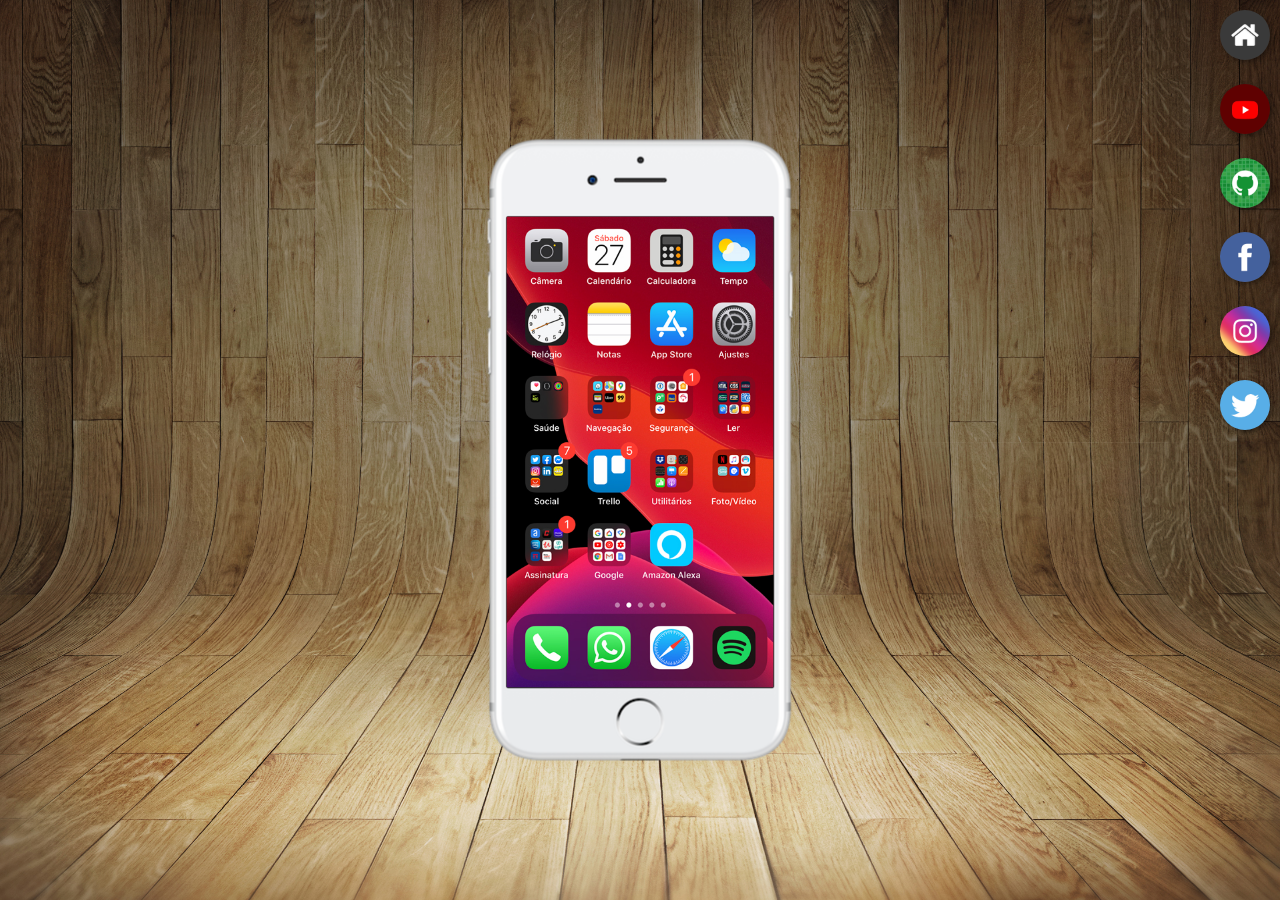
<file: index.html>
<!DOCTYPE html>
<html lang="pt-br">
<head>
    <meta charset="UTF-8">
    <meta name="viewport" content="width=device-width, initial-scale=1.0">
    <title>Projeto Rede Sociais</title>
    <link rel="shortcut icon" href="imagens/favicon.ico" type="image/x-icon">
    <link rel="stylesheet" href="estilos/style.css">
</head>
<body>
    <main>
        <section class="telefone">
            <iframe name="tela" class="tela" src="home.html" frameborder="0">
                Seu navegador não é compativel com isso...
            </iframe>
        </section>
        <section class="redes-sociais">
            <a href="home.html" target="tela"><img src="imagens/logo-home.jpg" alt="Home"></a><br>
            <a href="youtube.html" target="tela"><img src="imagens/logo-youtube.jpg" alt="YouTube"></a><br>
            <a href="github.html" target="tela"><img src="imagens/logo-github.jpg" alt="GitHub"></a><br>
            <a href="facebook.html" target="tela"><img src="imagens/logo-facebook.jpg" alt="Facebook"></a><br>
            <a href="instagram.html" target="tela"><img src="imagens/logo-instagram.jpg" alt="Instagram"></a><br>
            <a href="twitter.html
            " target="tela"><img src="imagens/logo-twitter.jpg" alt="Twitter"></a>
        </section>
    </main>
</body>
</html>
</file>
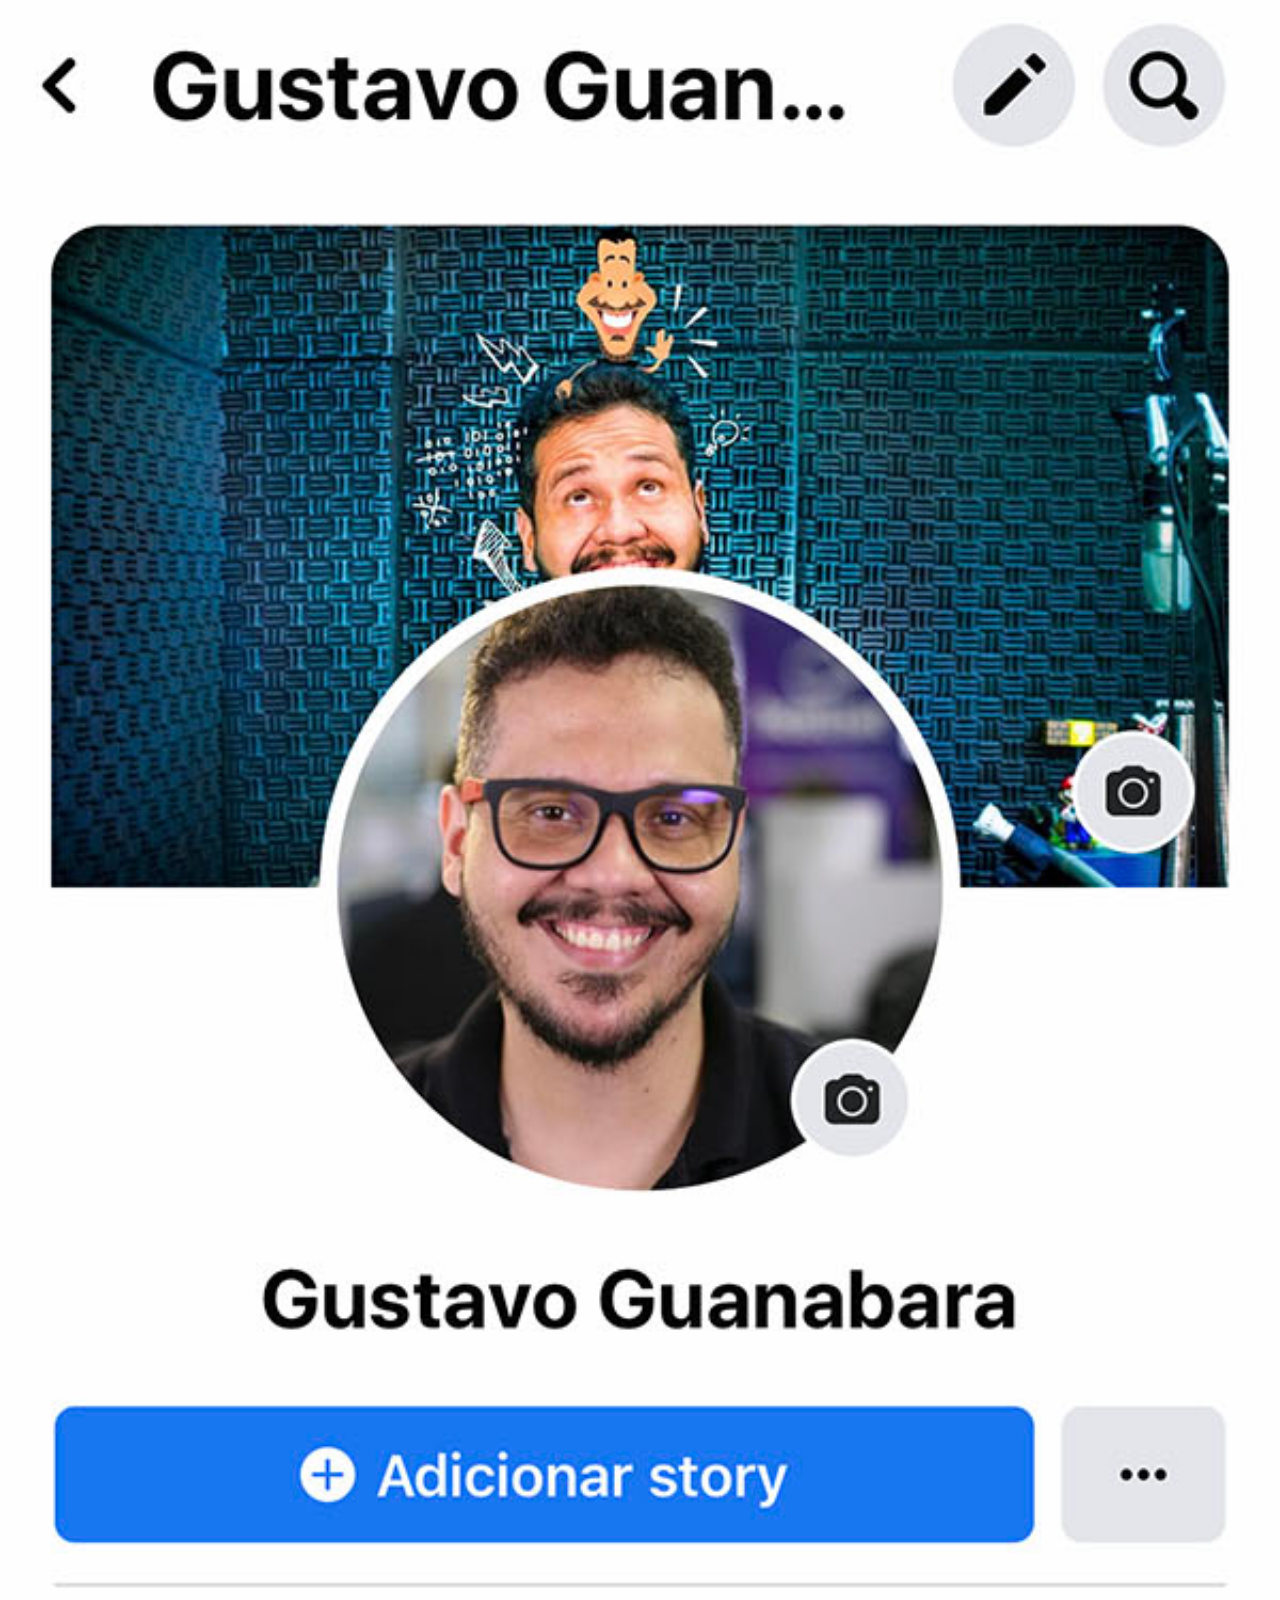
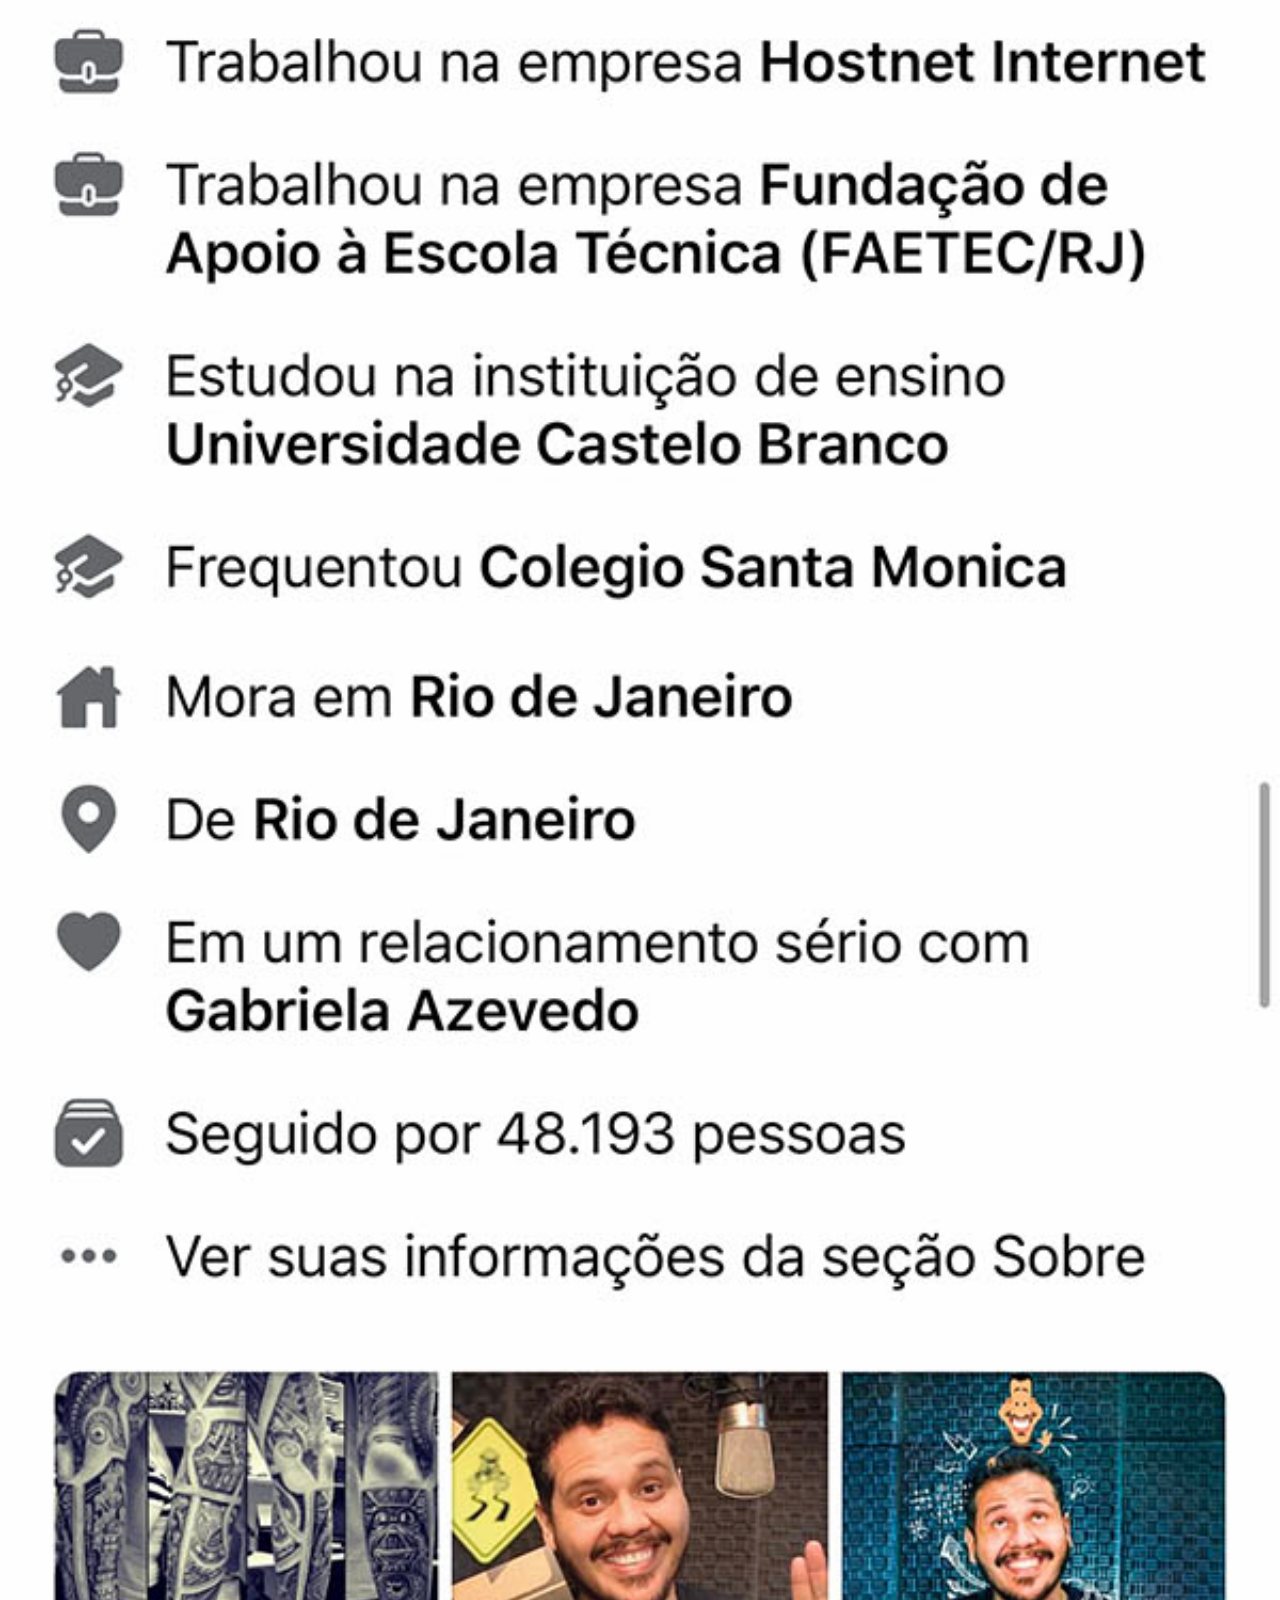
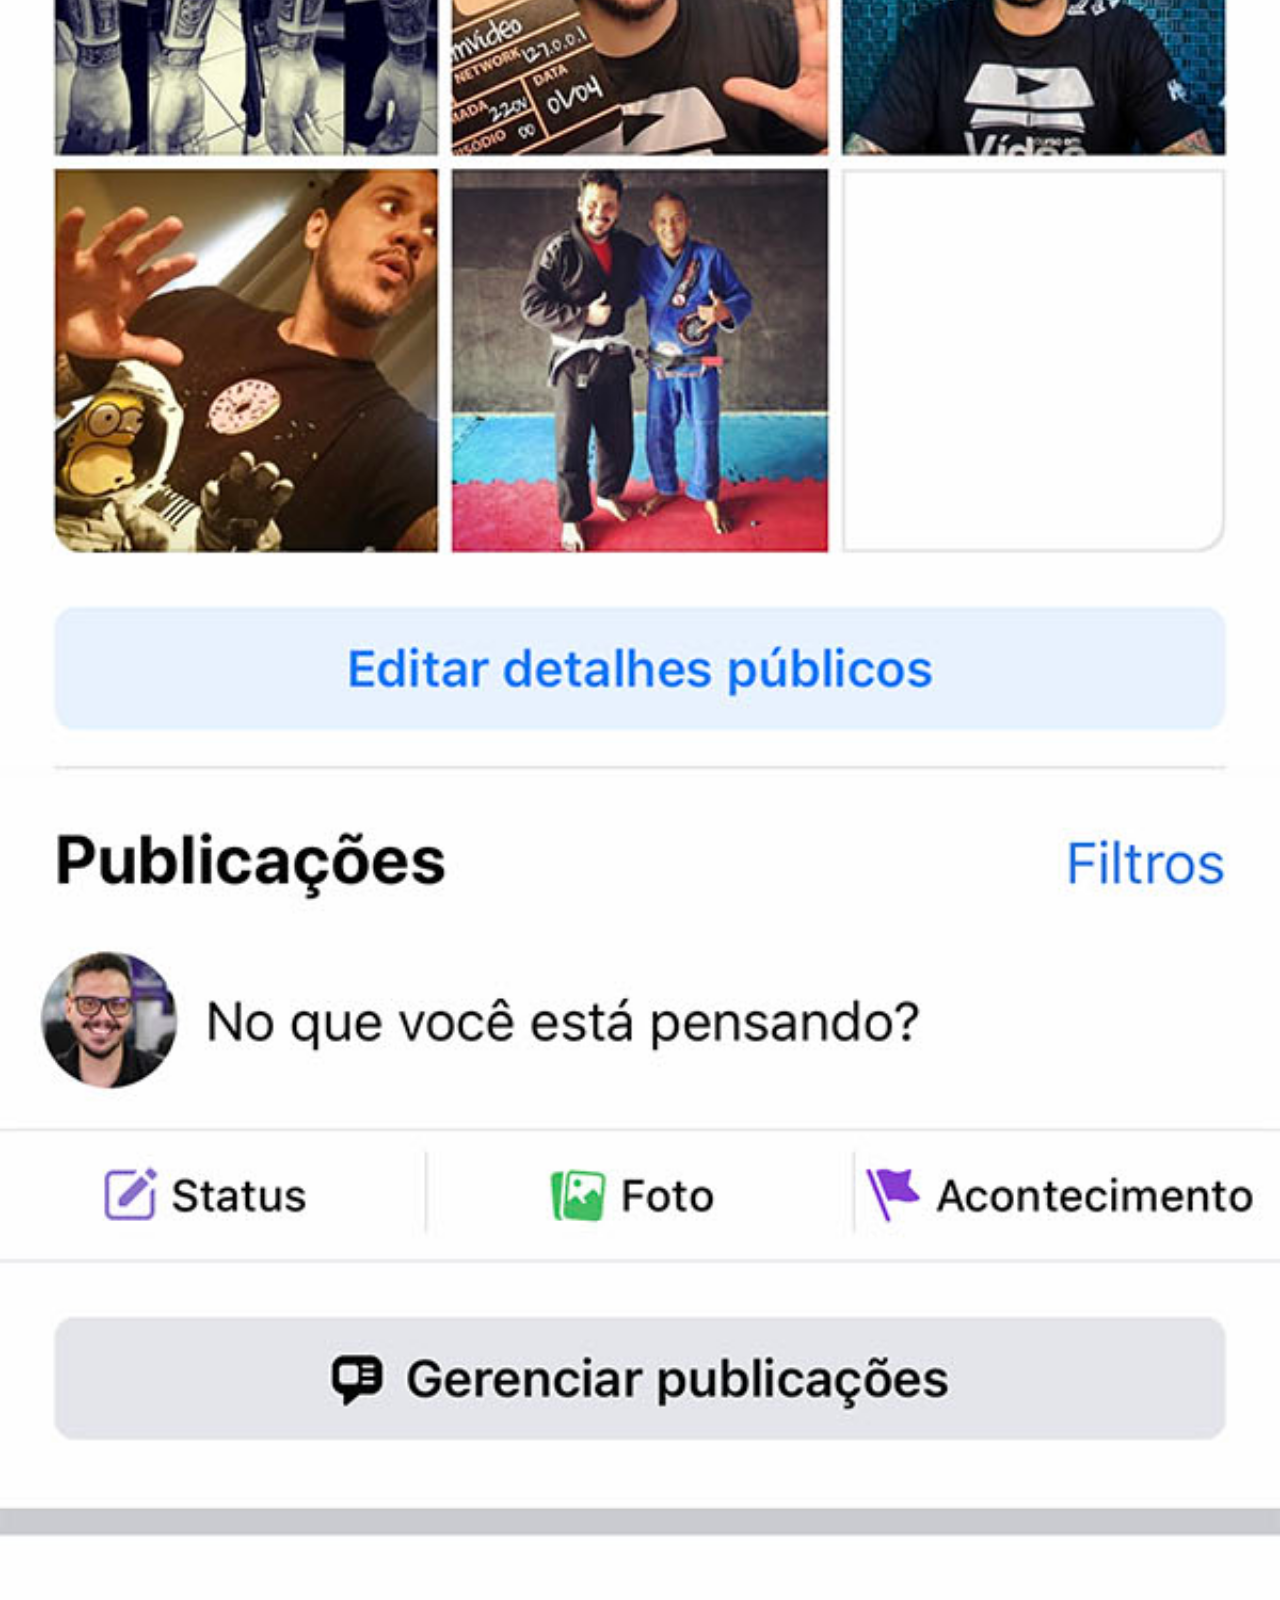
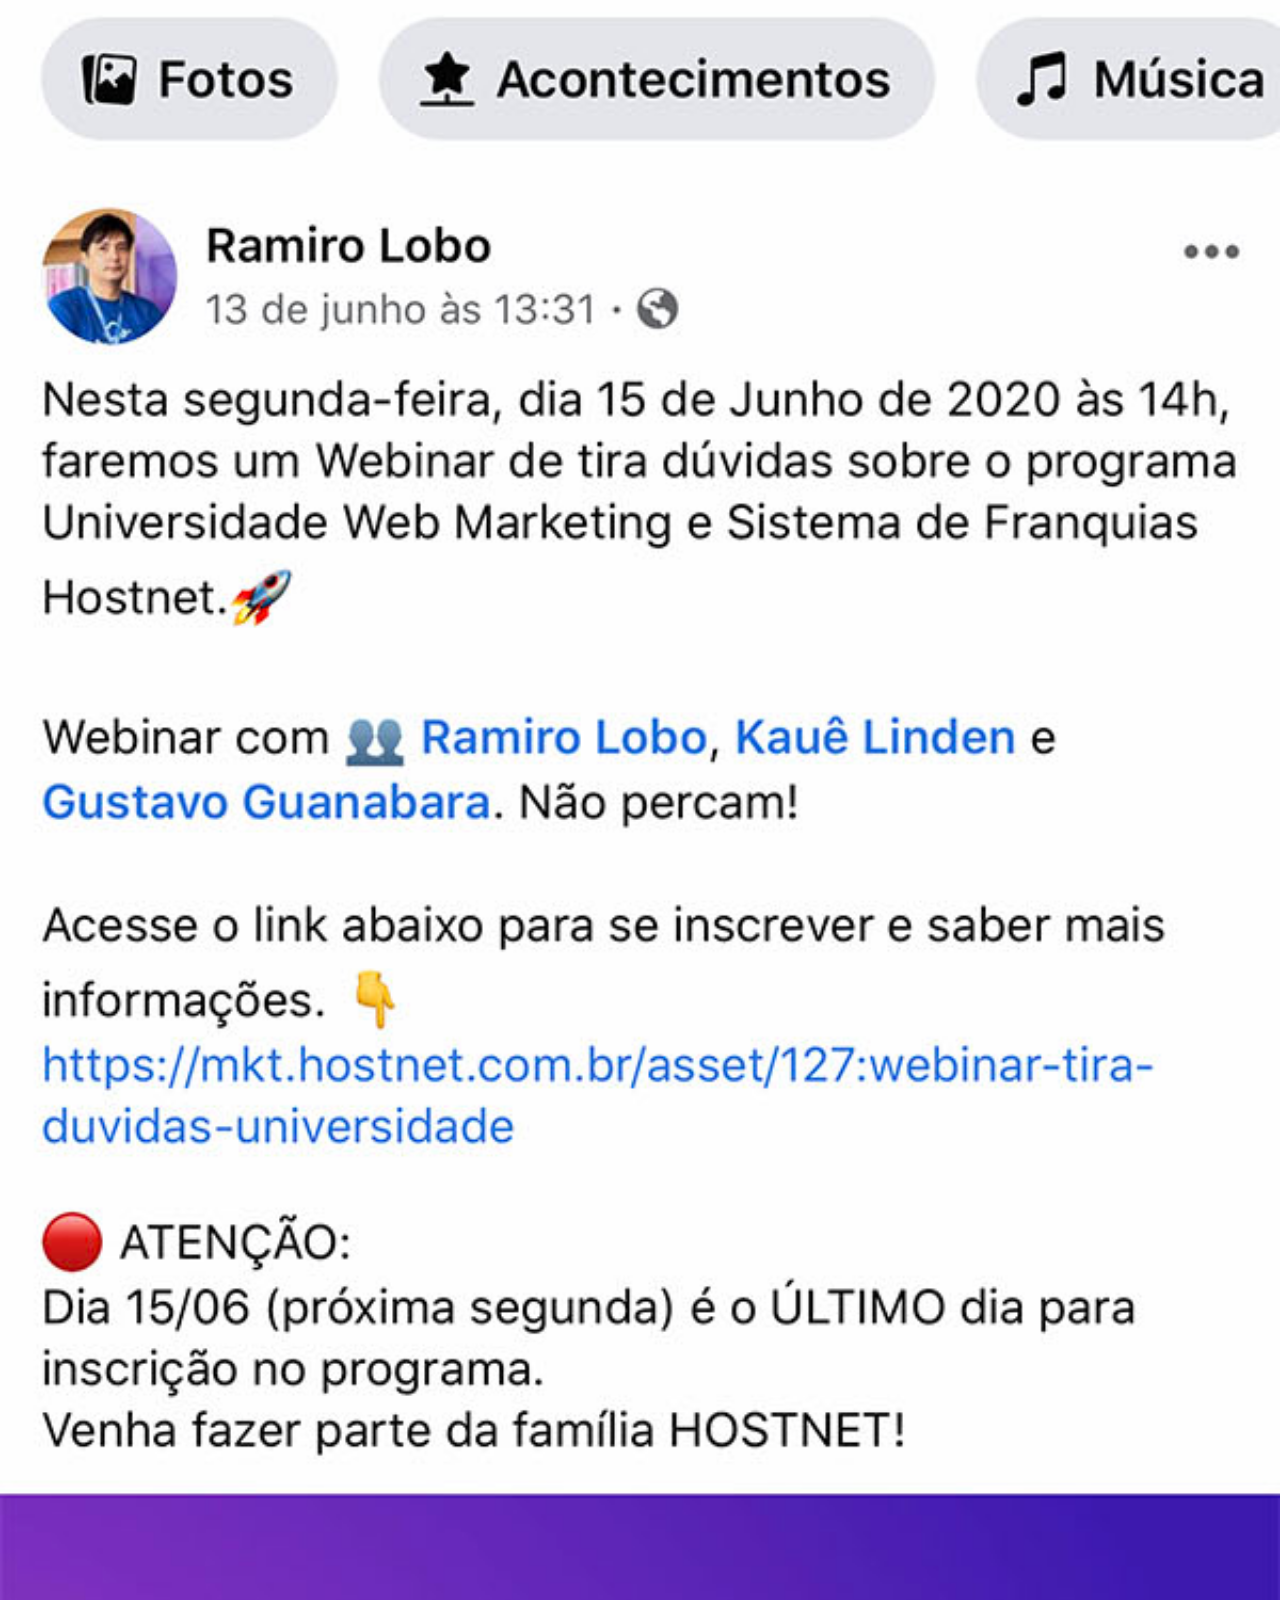
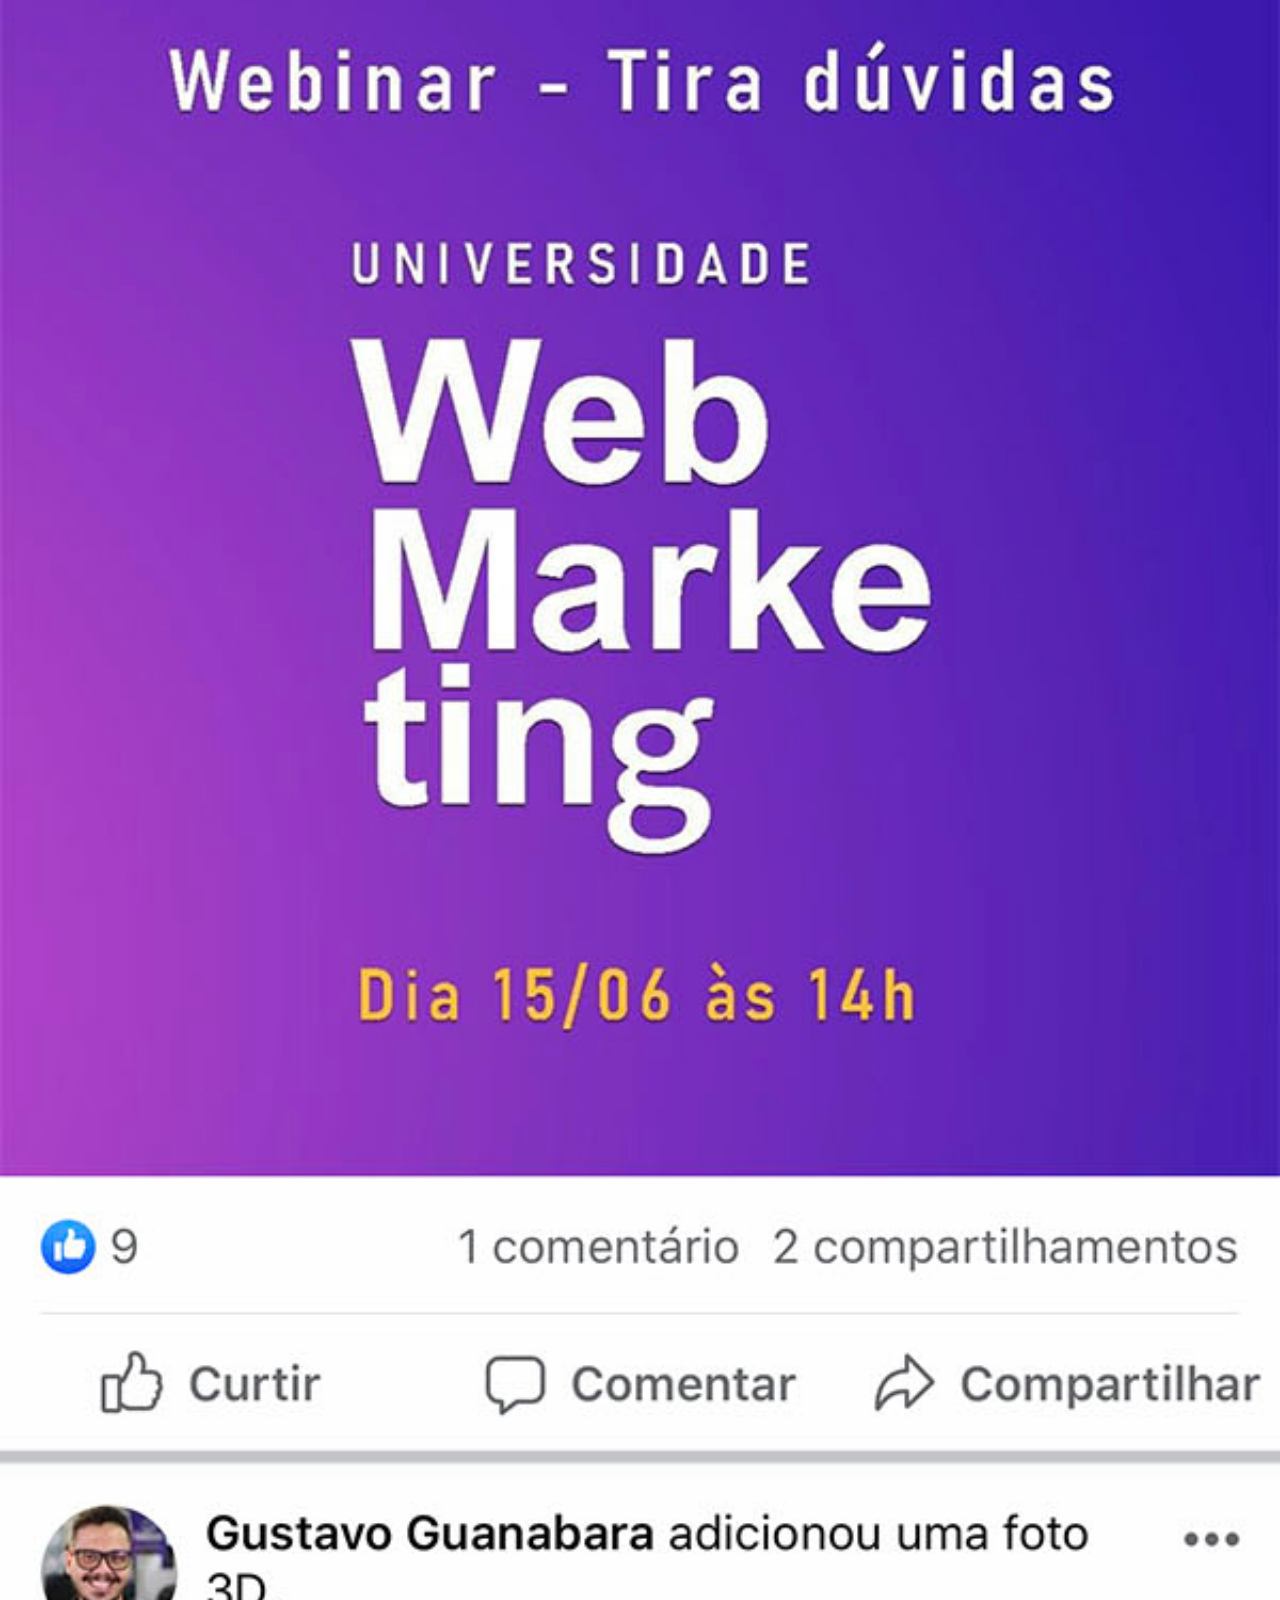
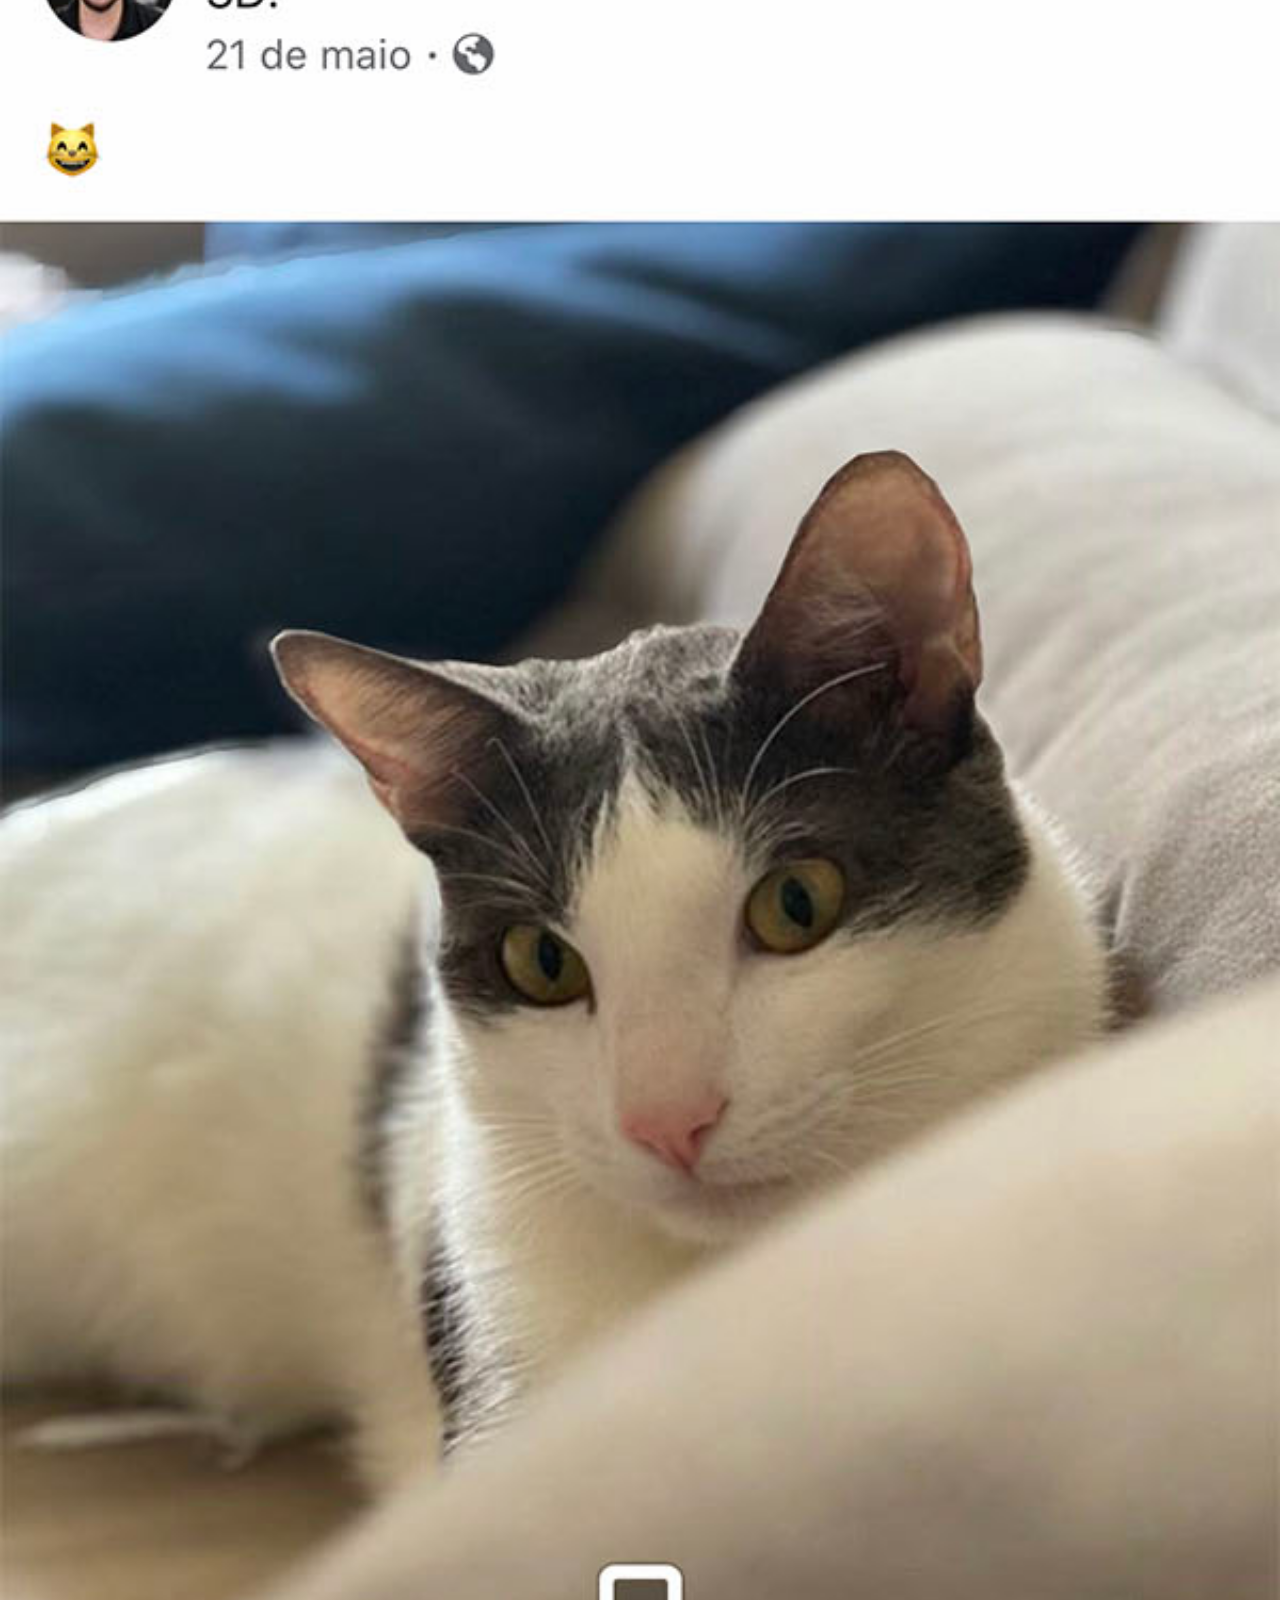
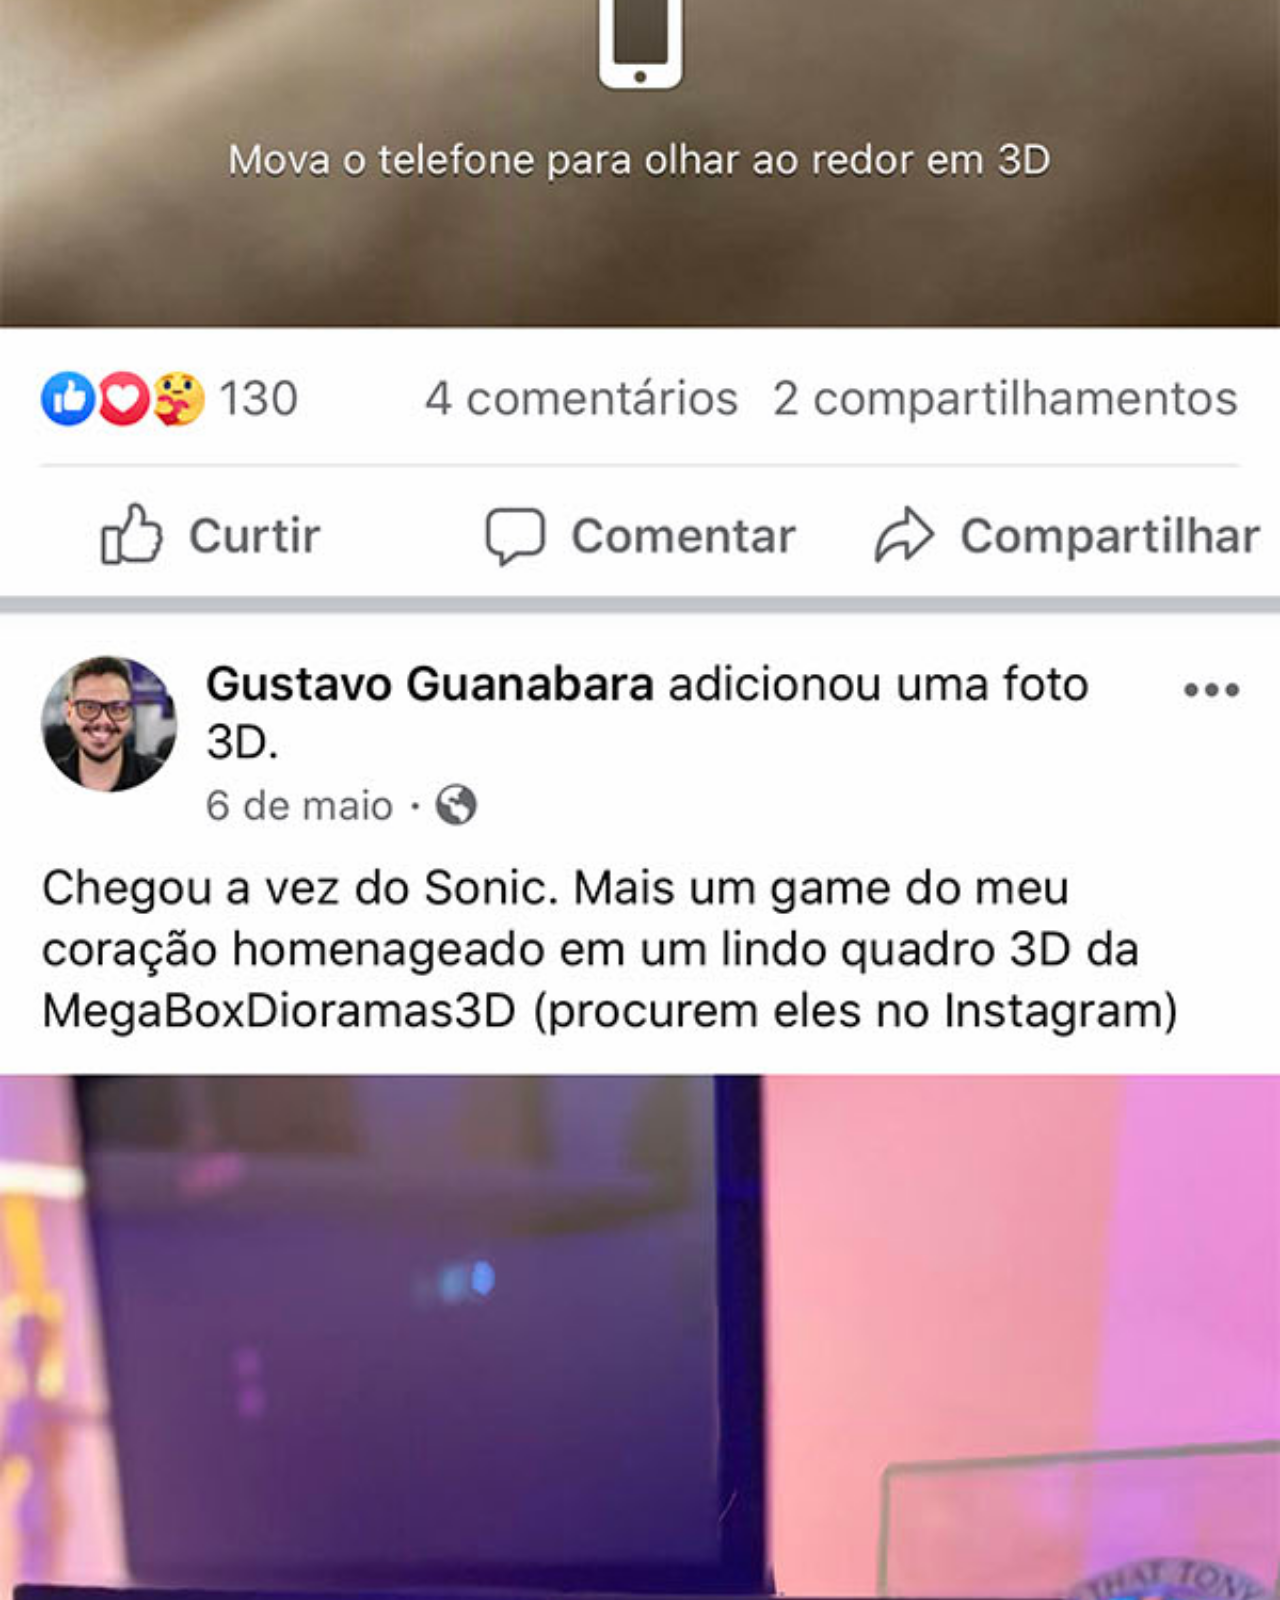
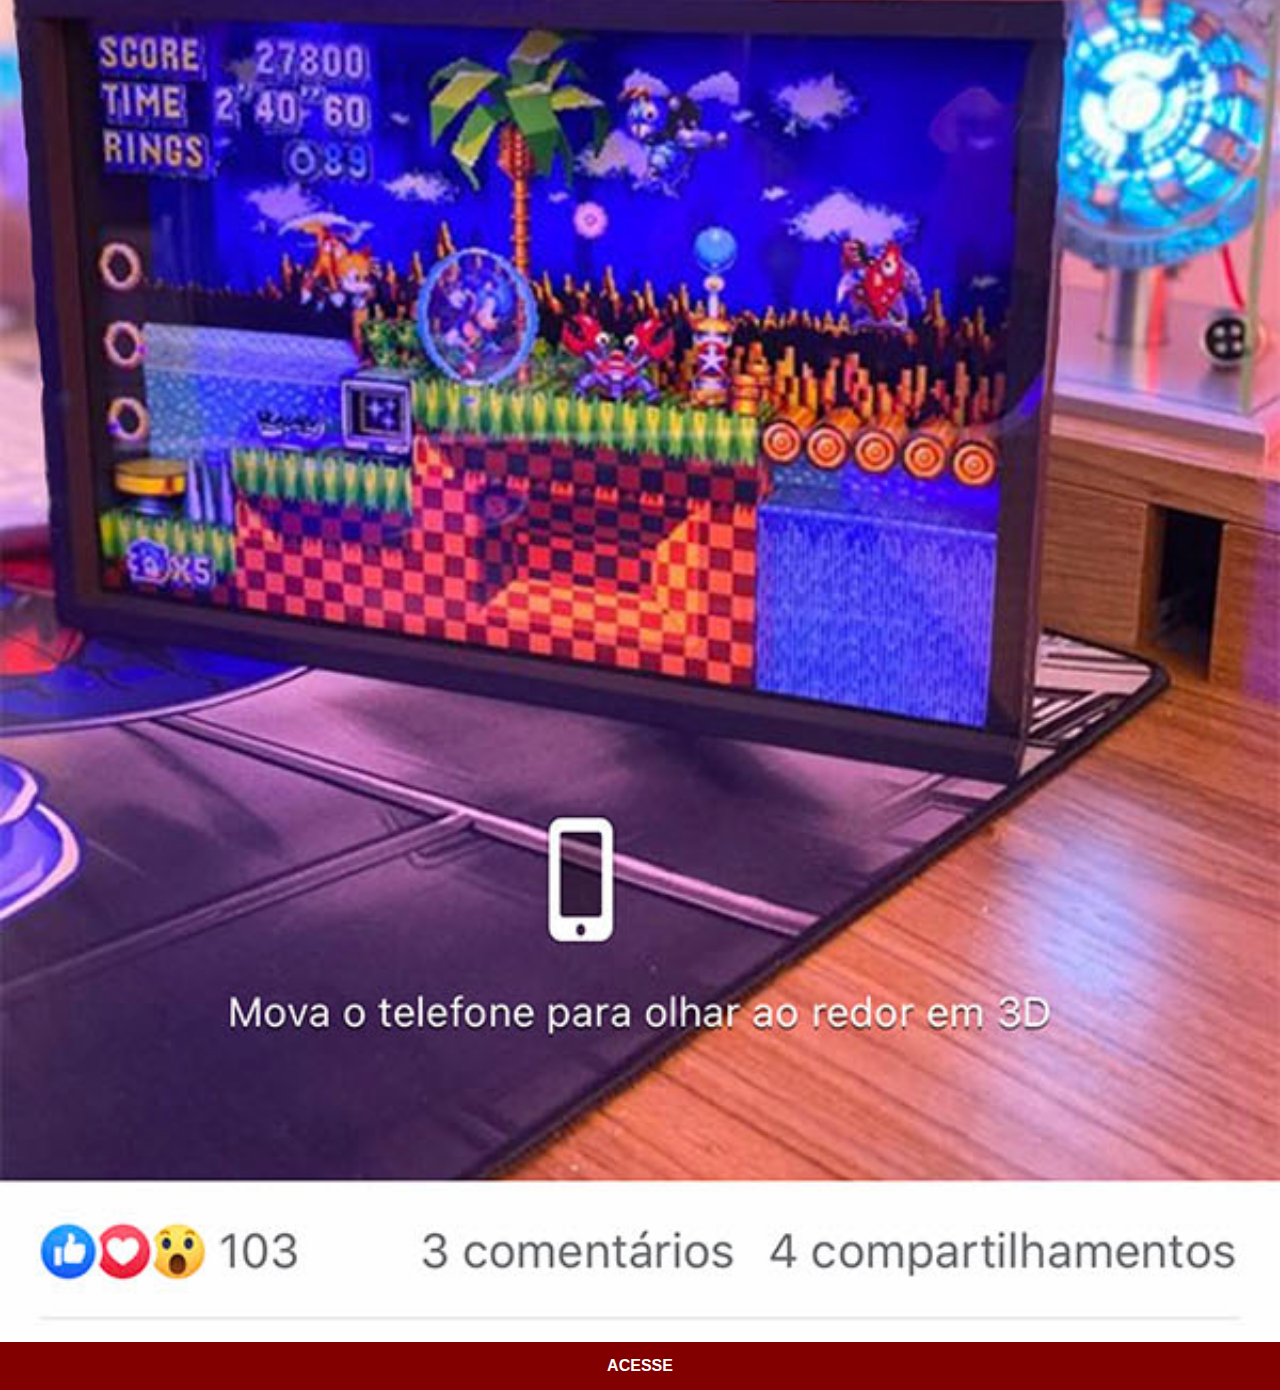
<file: facebook.html>
<!DOCTYPE html>
<html lang="pt-br">
<head>
    <meta charset="UTF-8">
    <meta name="viewport" content="width=device-width, initial-scale=1.0">
    <title>Facebook</title>
    <link rel="stylesheet" href="estilos/social.css">
</head>
<body>
    <img src="imagens/tela-facebook.jpg" alt="Facebook">
    <a href="https://www.facebook.com/gustavoguanabara/?locale=pt_BR" target="_blank">ACESSE</a>
</body>
</html>
</file>
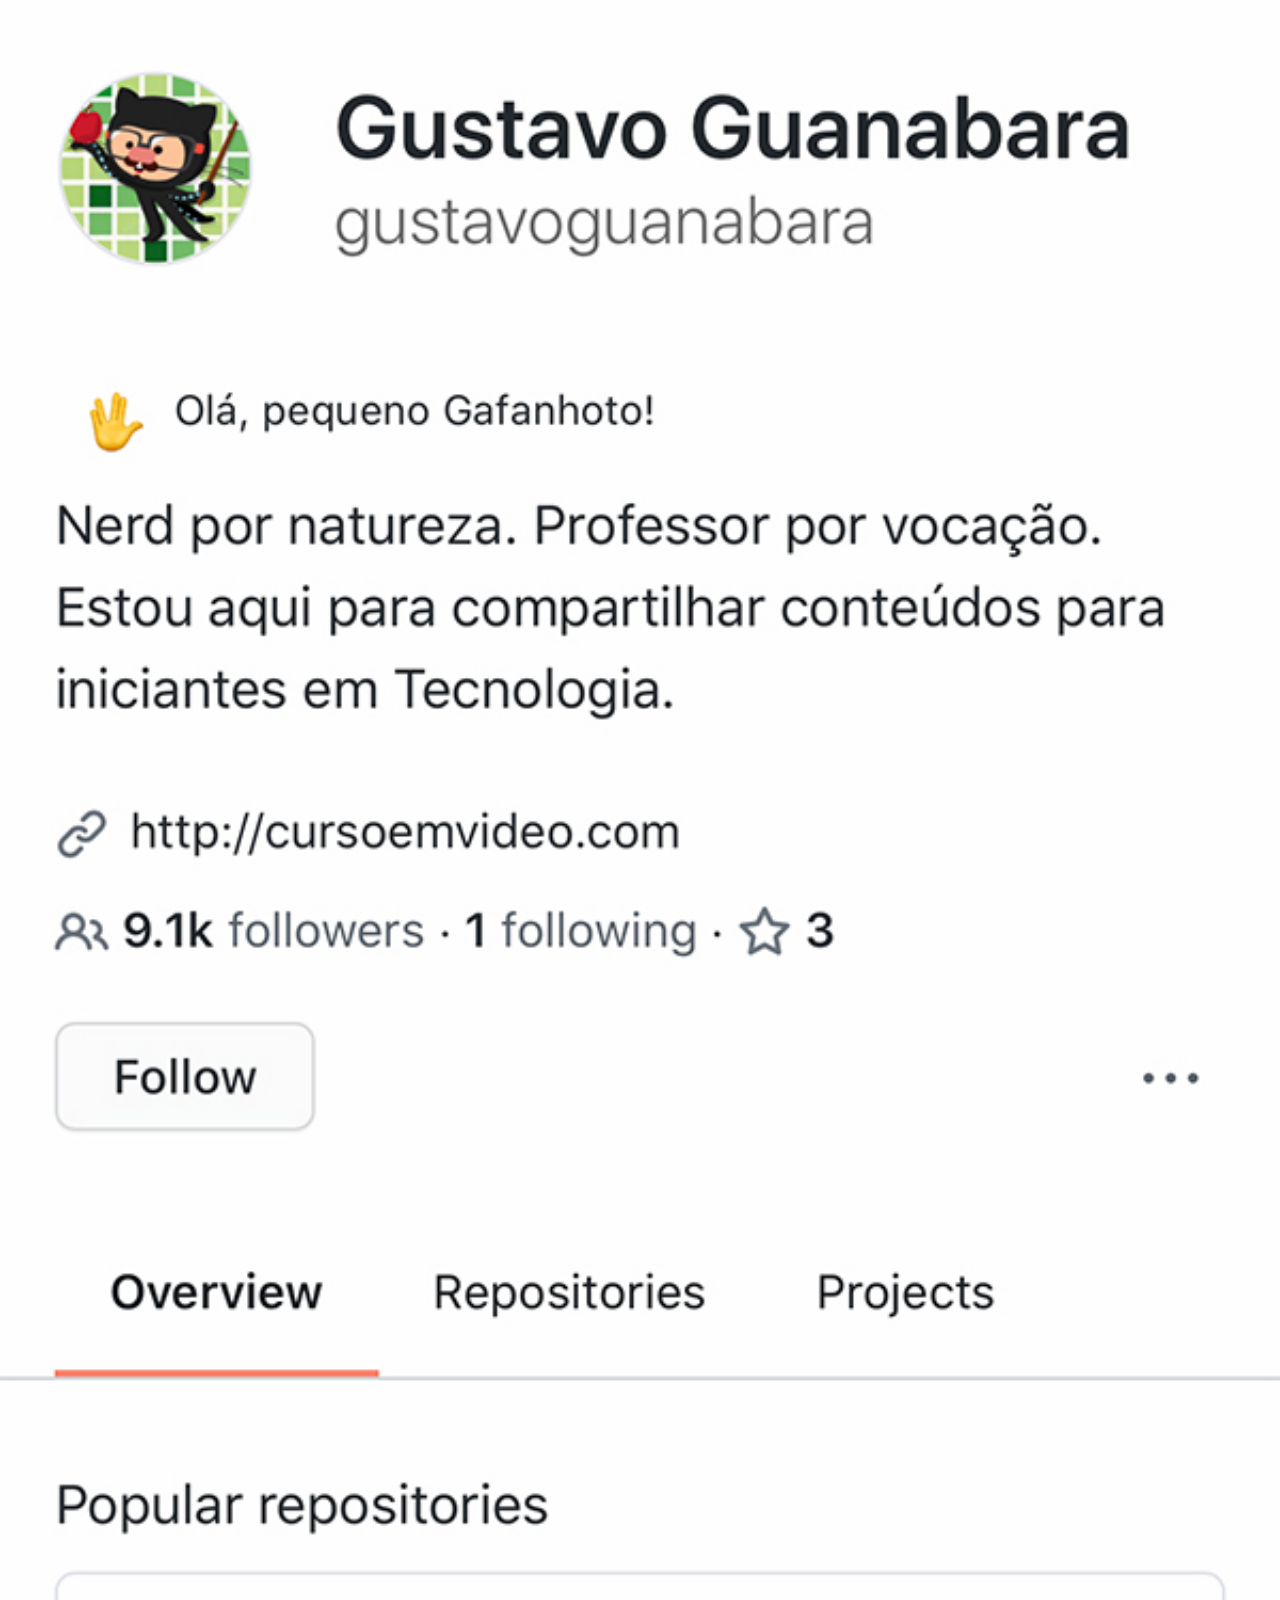
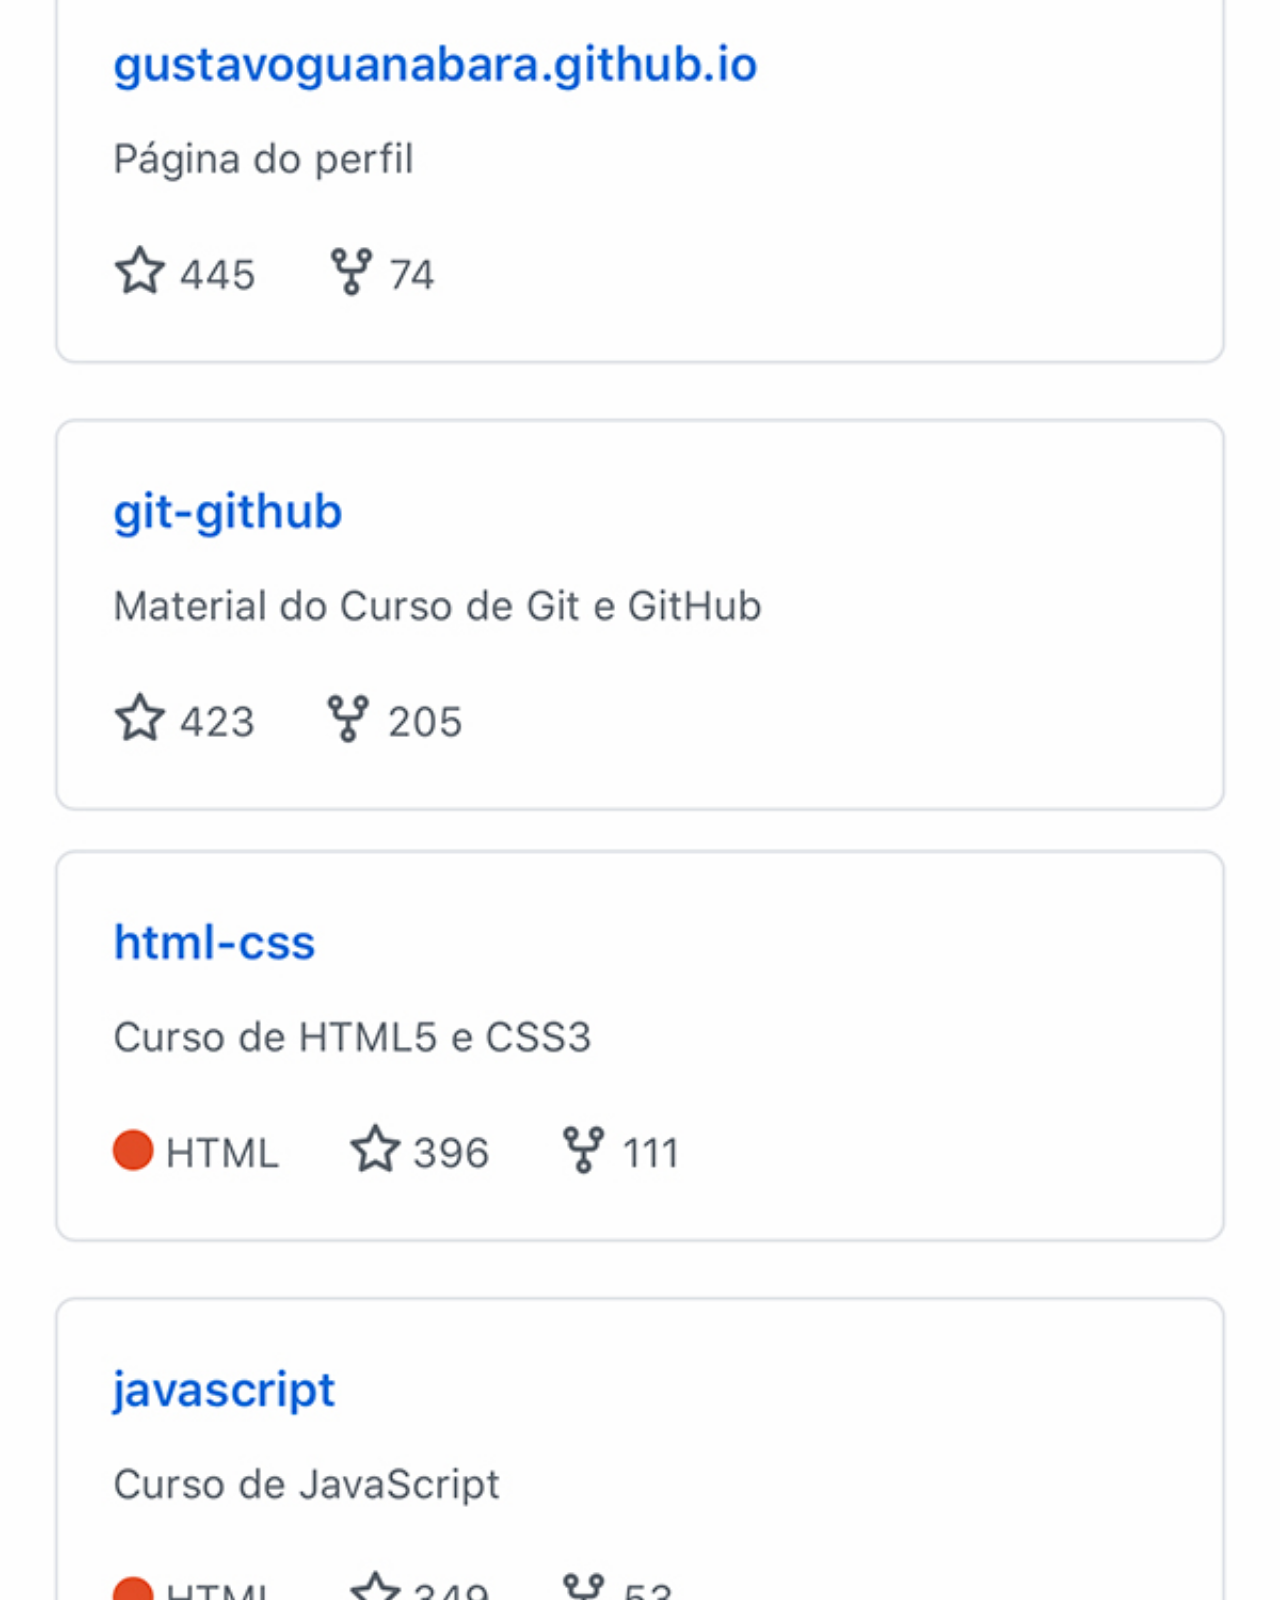
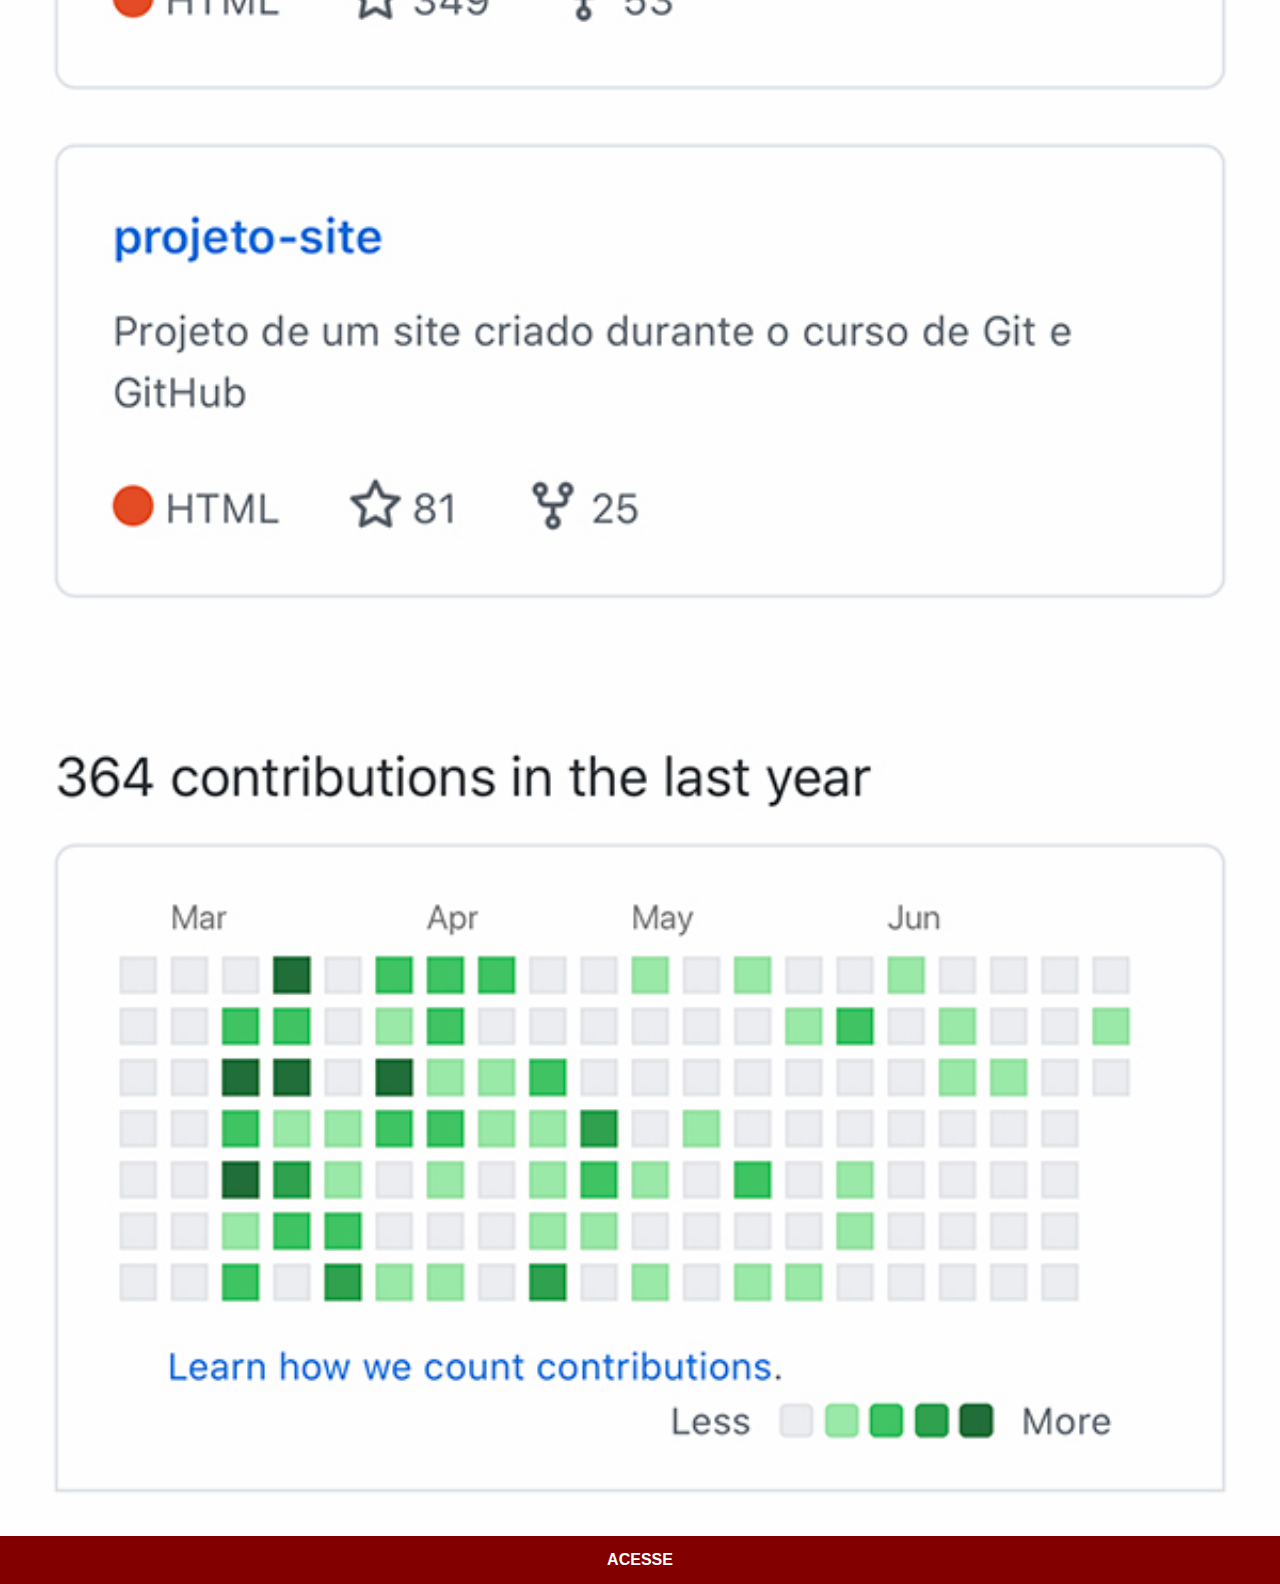
<file: github.html>
<!DOCTYPE html>
<html lang="pt-br">
<head>
    <meta charset="UTF-8">
    <meta name="viewport" content="width=device-width, initial-scale=1.0">
    <title>GitHub</title>
    <link rel="stylesheet" href="estilos/social.css">
</head>
<body>
    <img src="imagens/tela-github.jpg" alt="GitHub">
    <a href="https://github.com/gustavoguanabara" target="_blank">ACESSE</a>
</body>
</html>
</file>
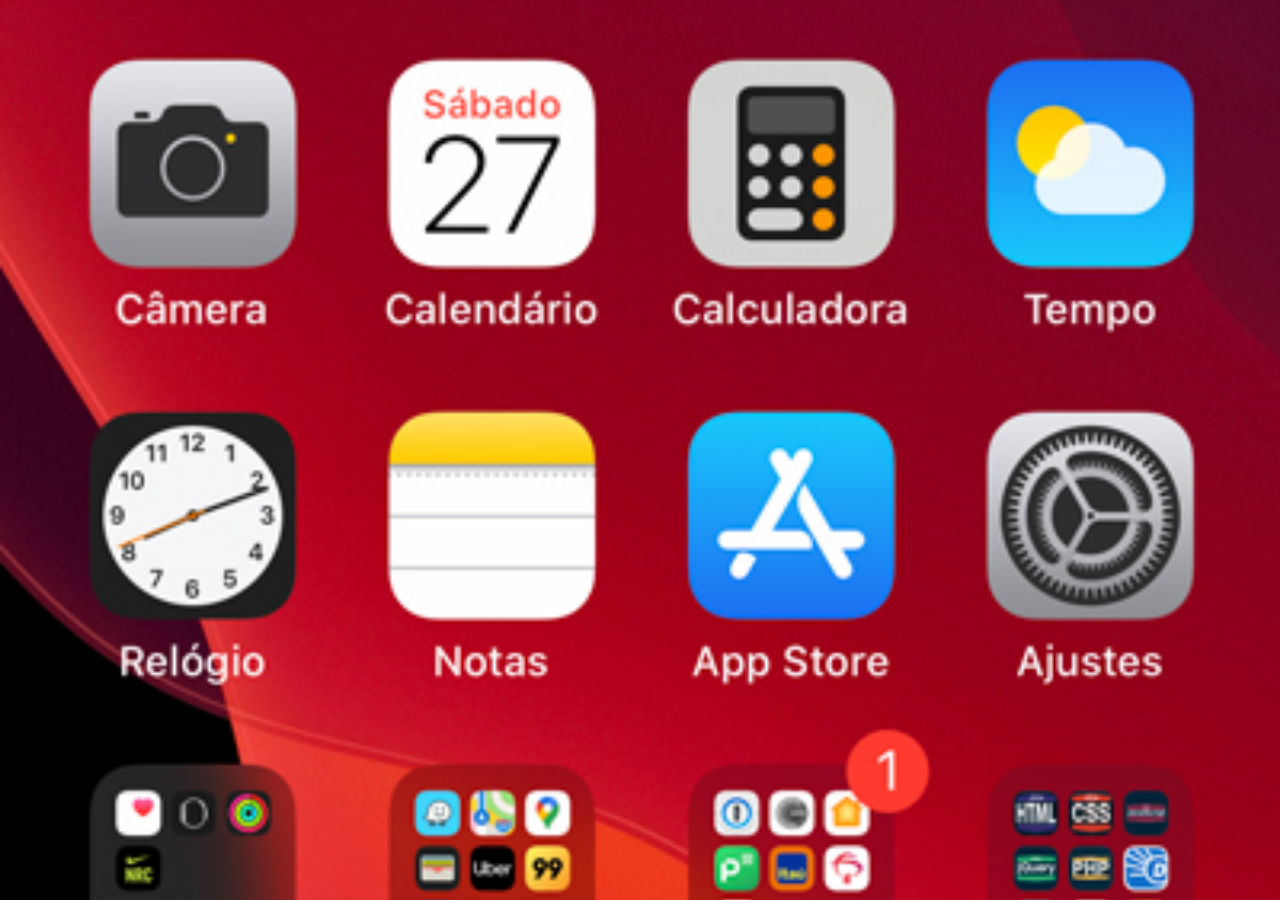
<file: home.html>
<!DOCTYPE html>
<html lang="pt-br">
<head>
    <meta charset="UTF-8">
    <meta name="viewport" content="width=device-width, initial-scale=1.0">
    <title>Home</title>
    <style>
        *{
            margin: 0px;
            padding: 0px;
        }

        body{
            background: black url(imagens/tela-home.jpg) top center no-repeat fixed;
            background-size: cover;
            height: 100vh;
            width: 100vw;
        }
    </style>
</head>
<body>
    
</body>
</html>
</file>
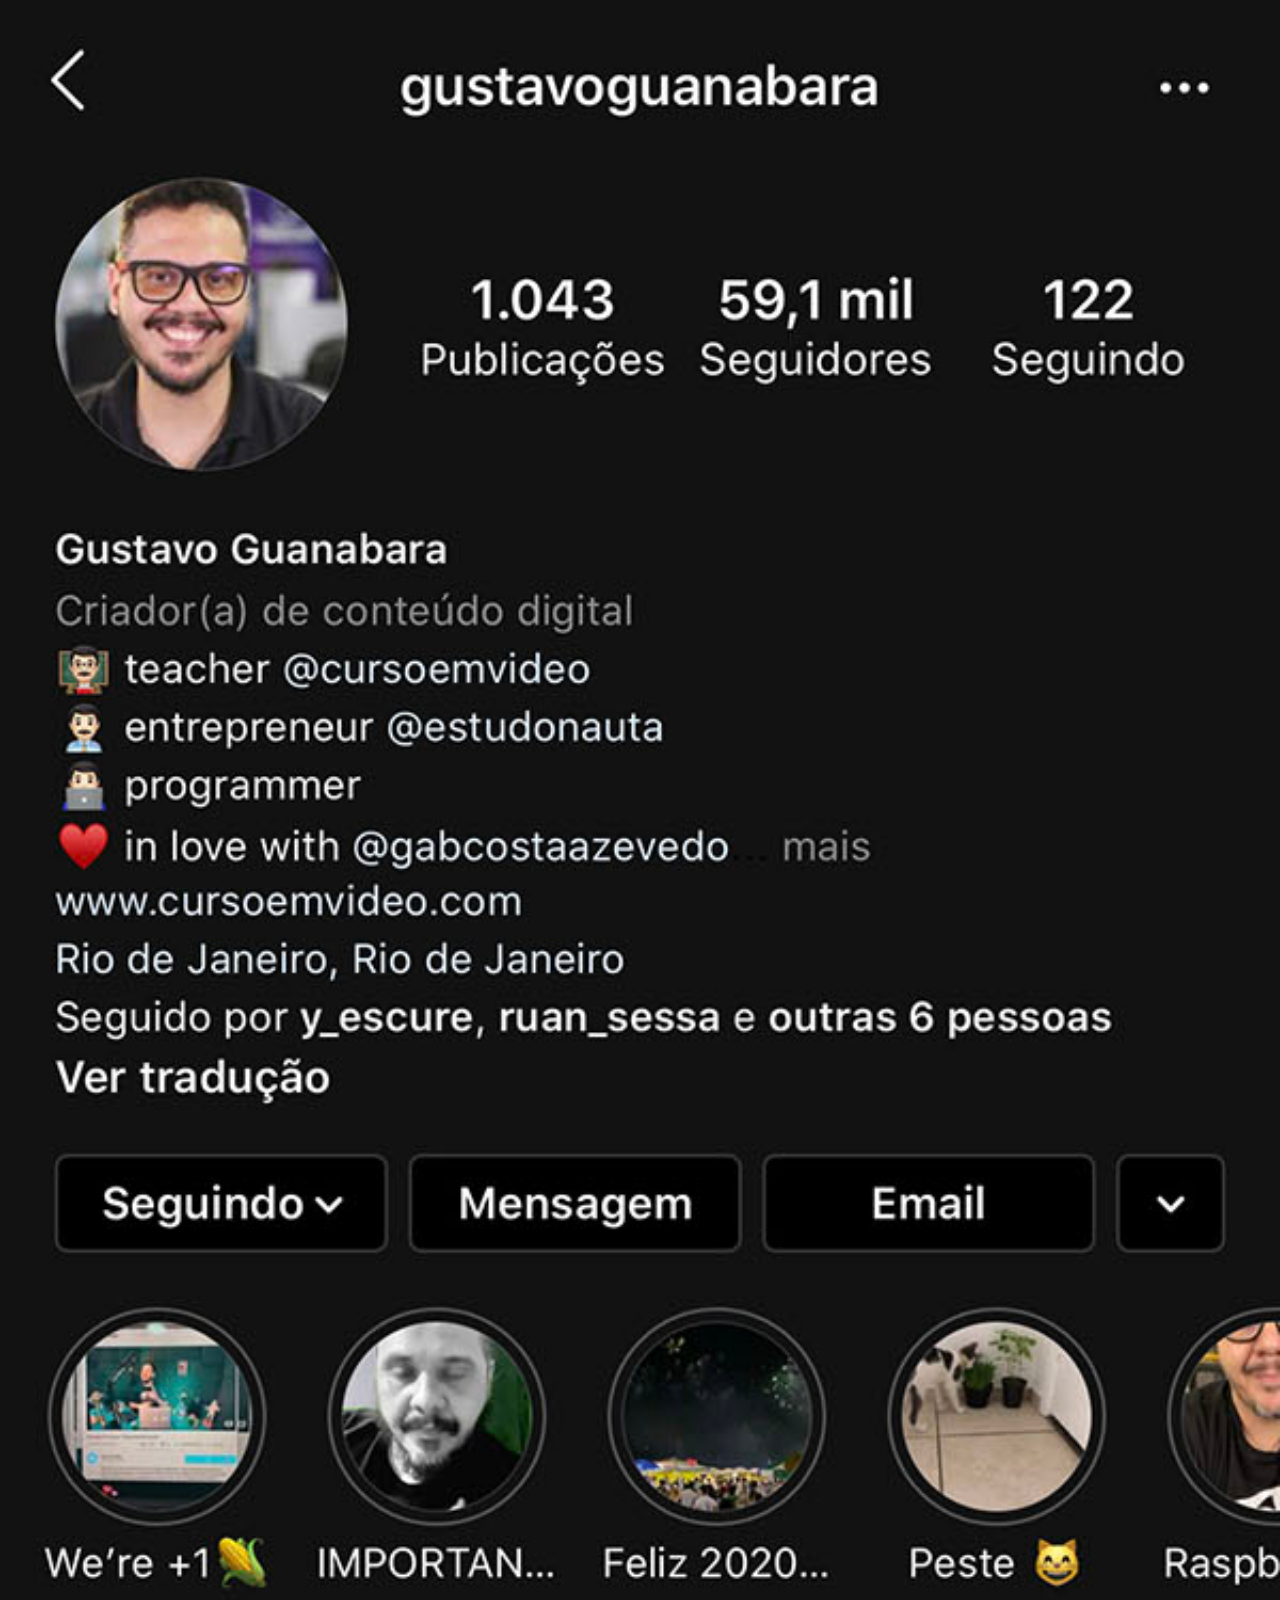
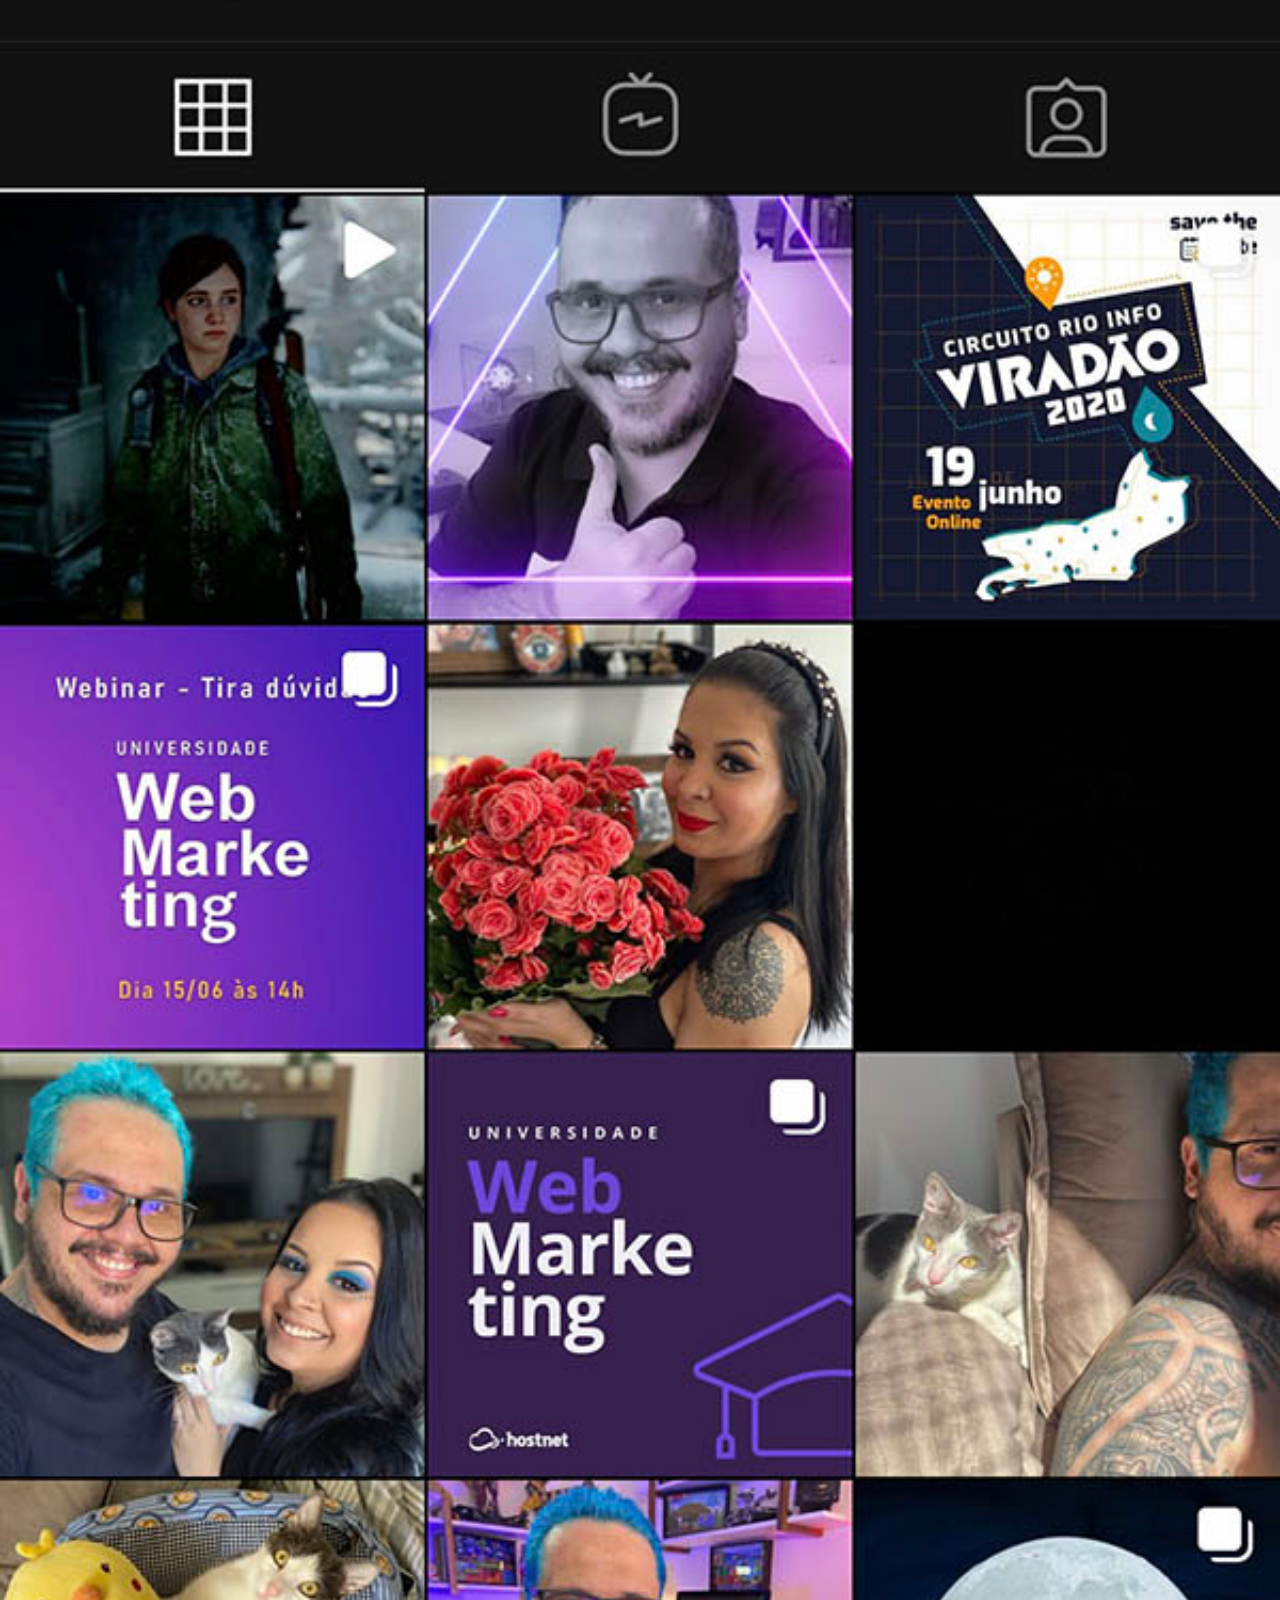
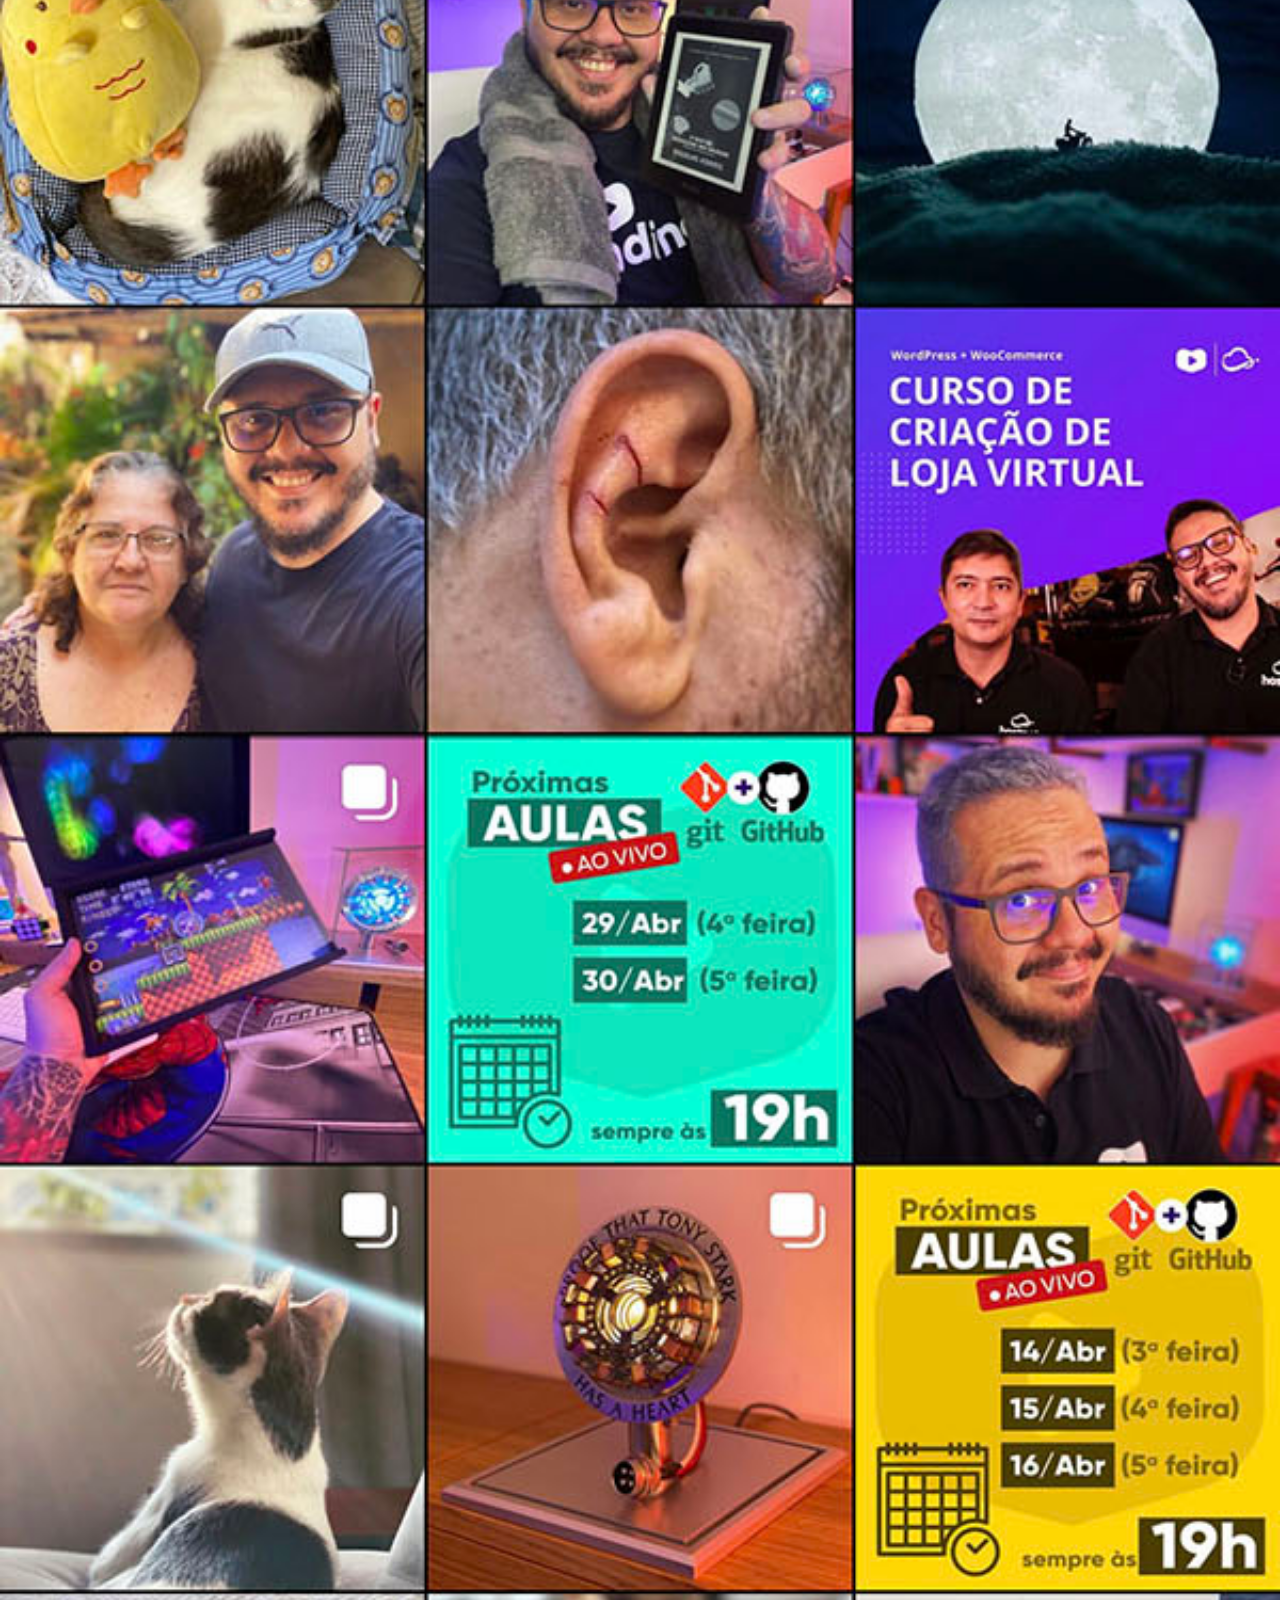
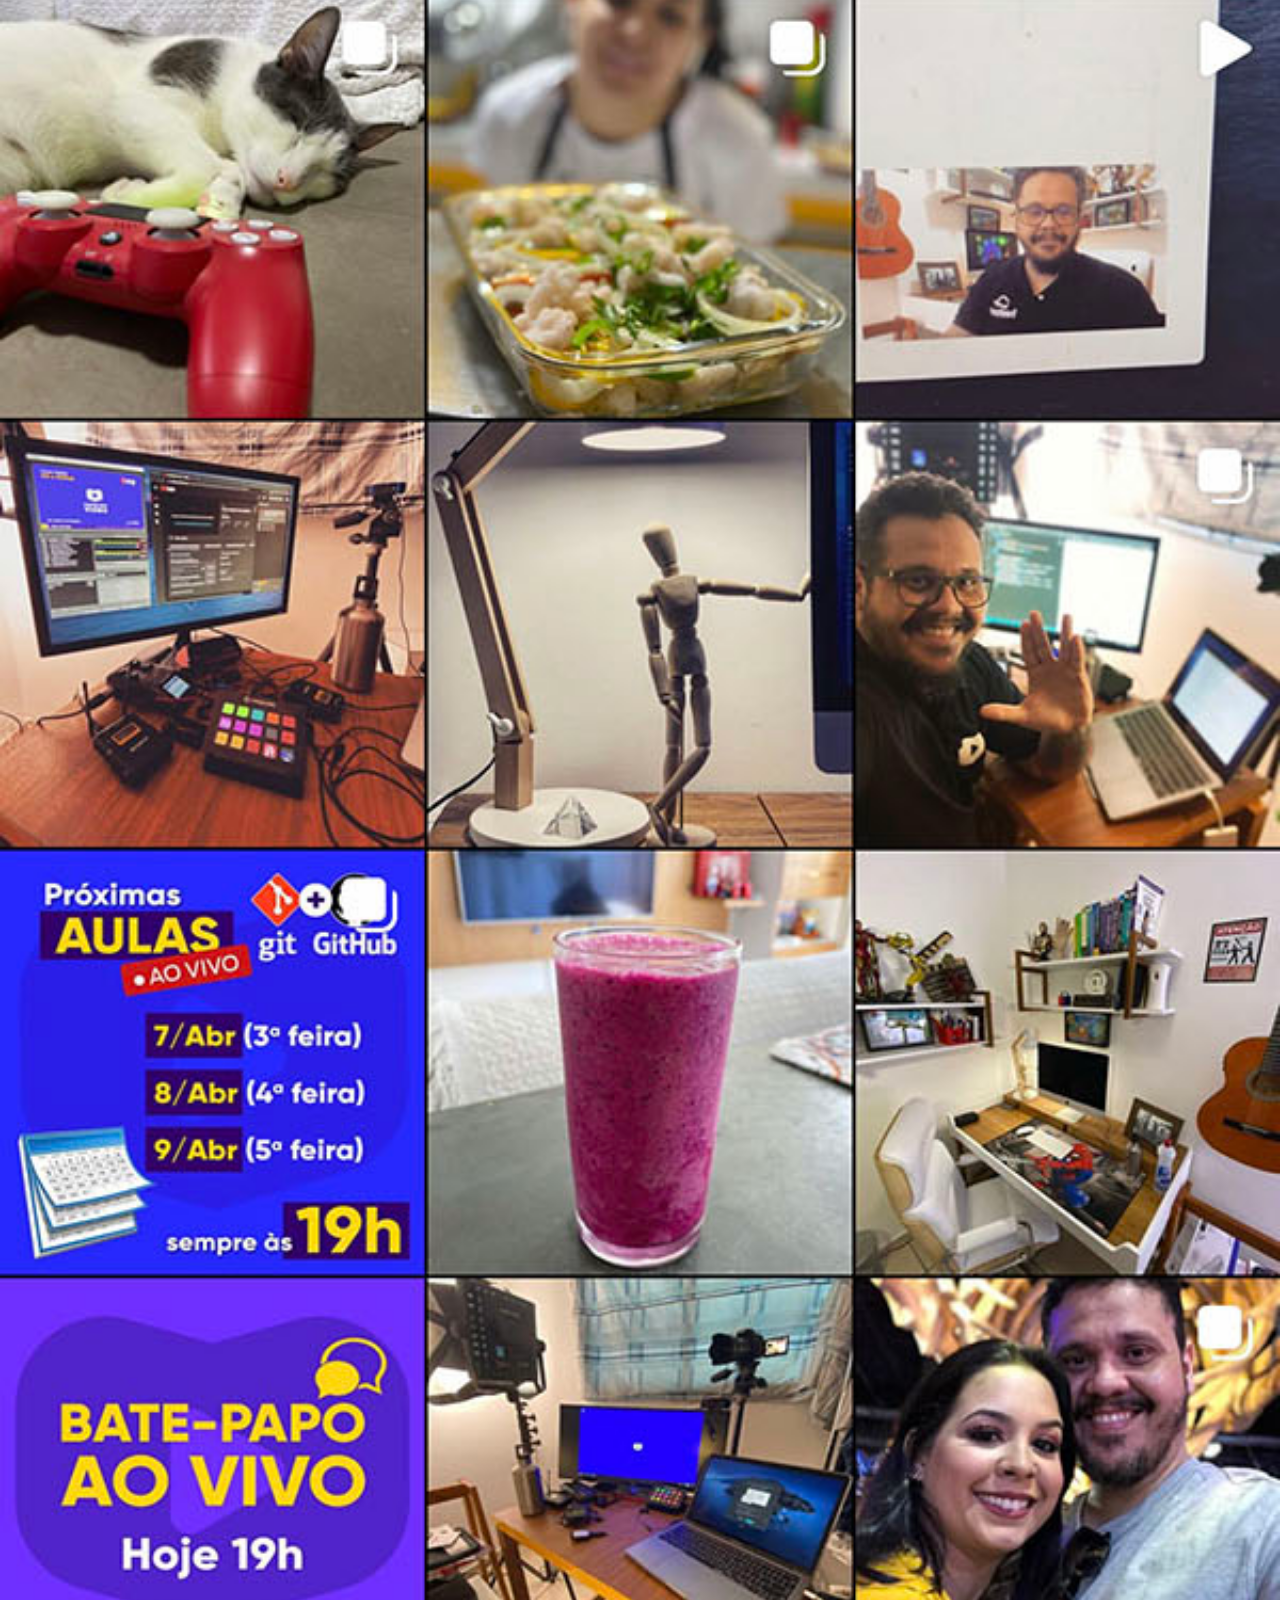
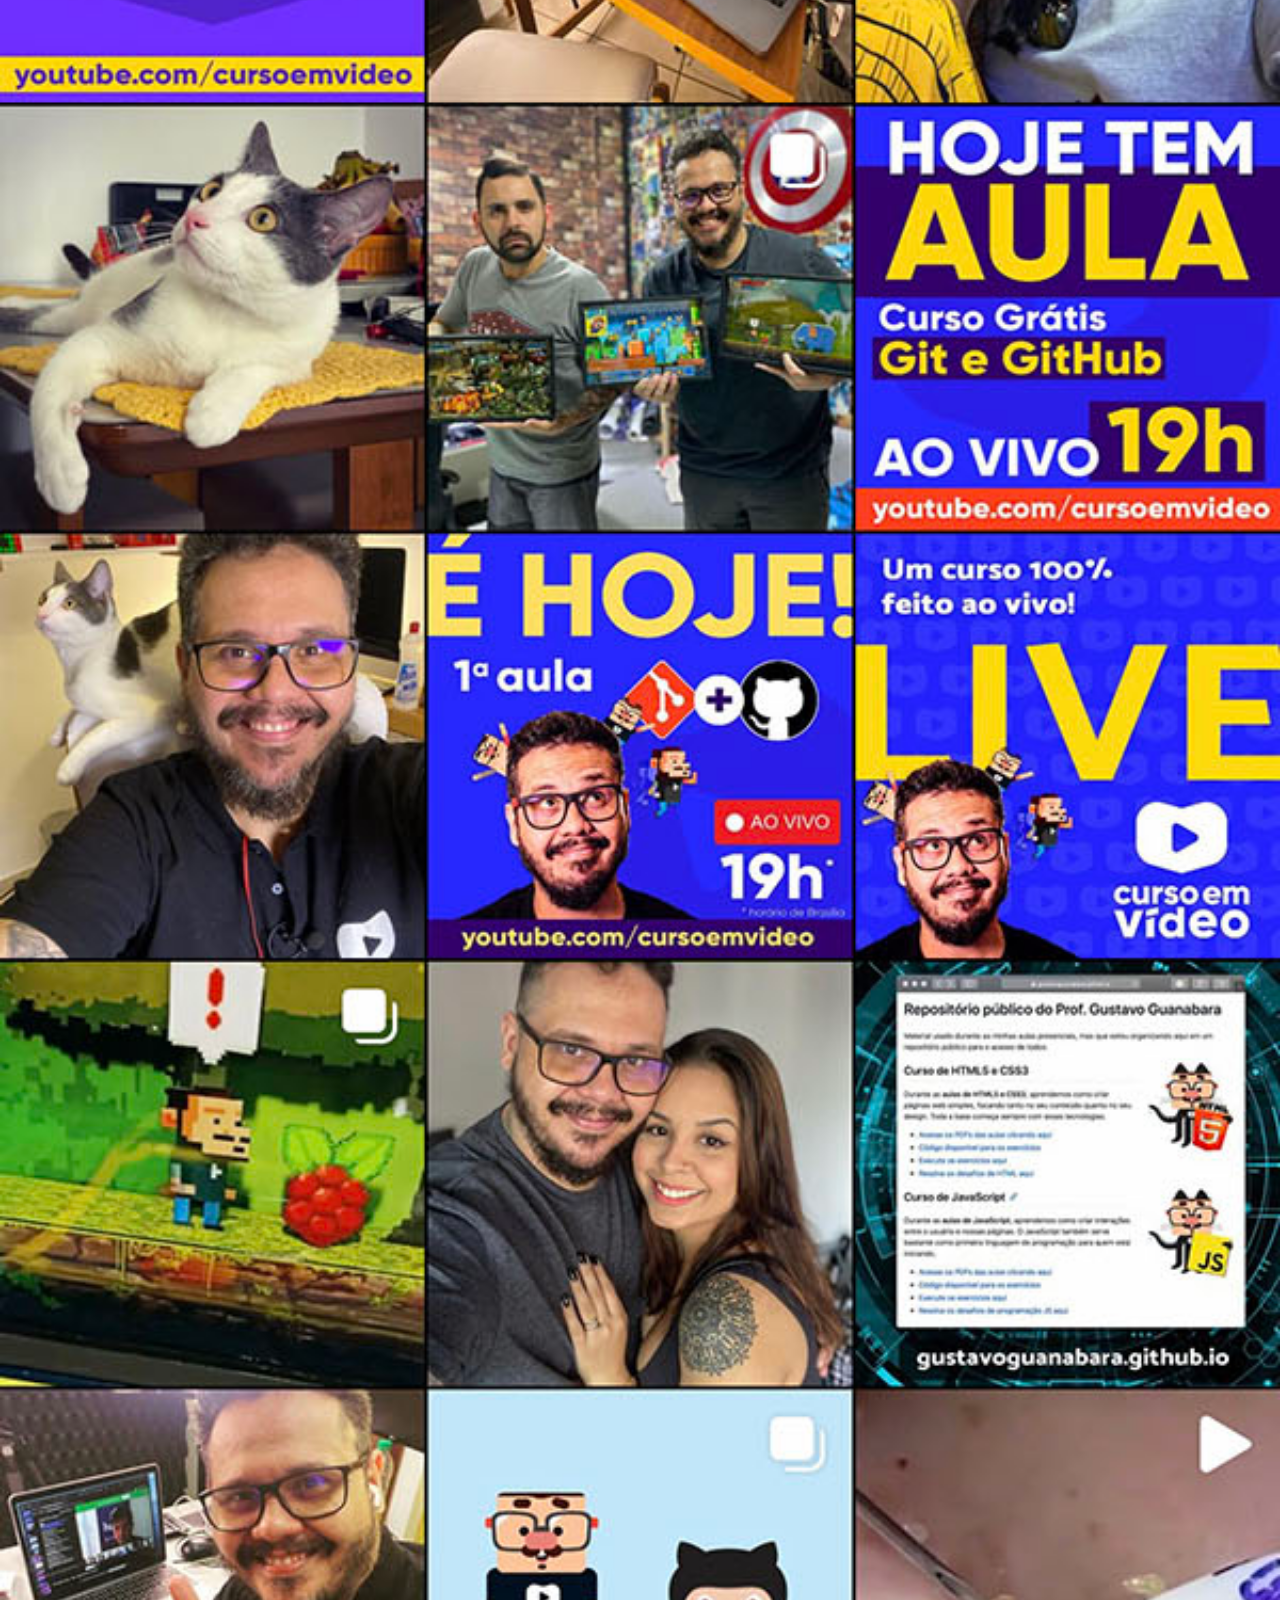
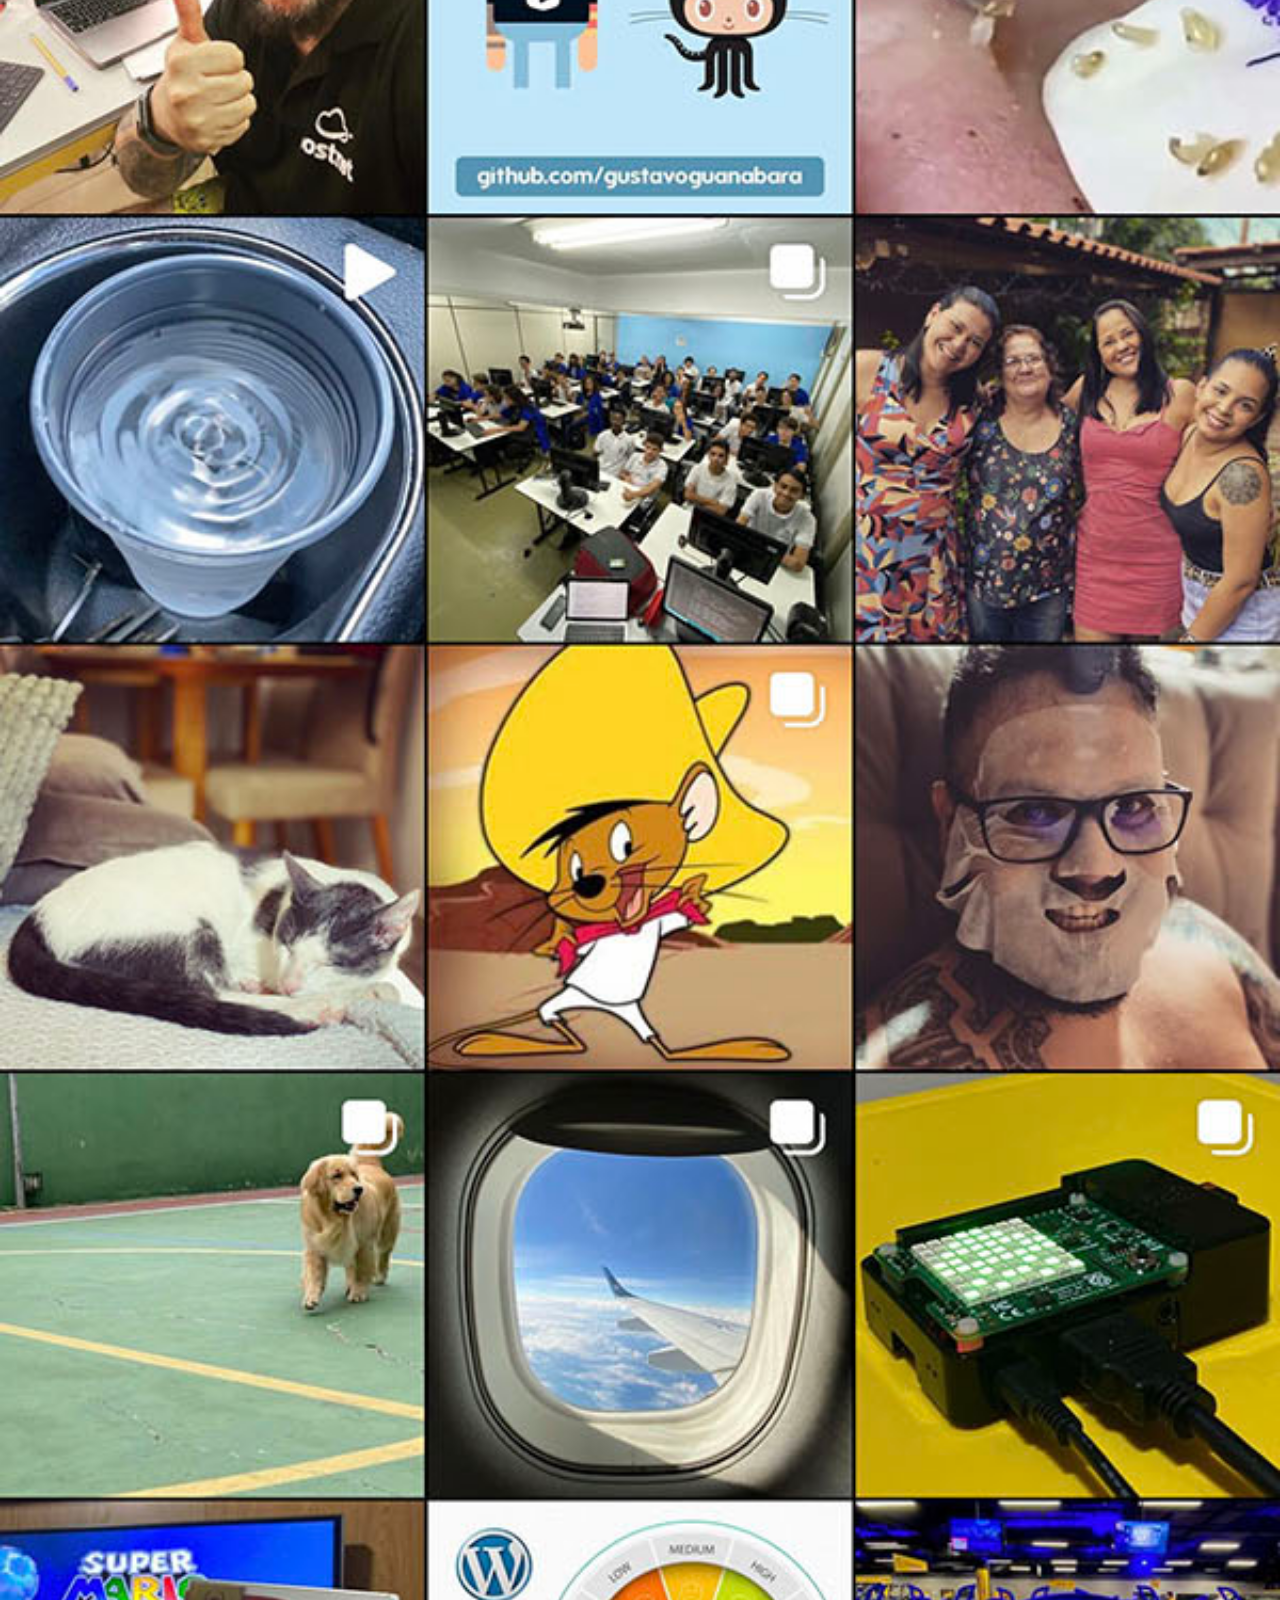
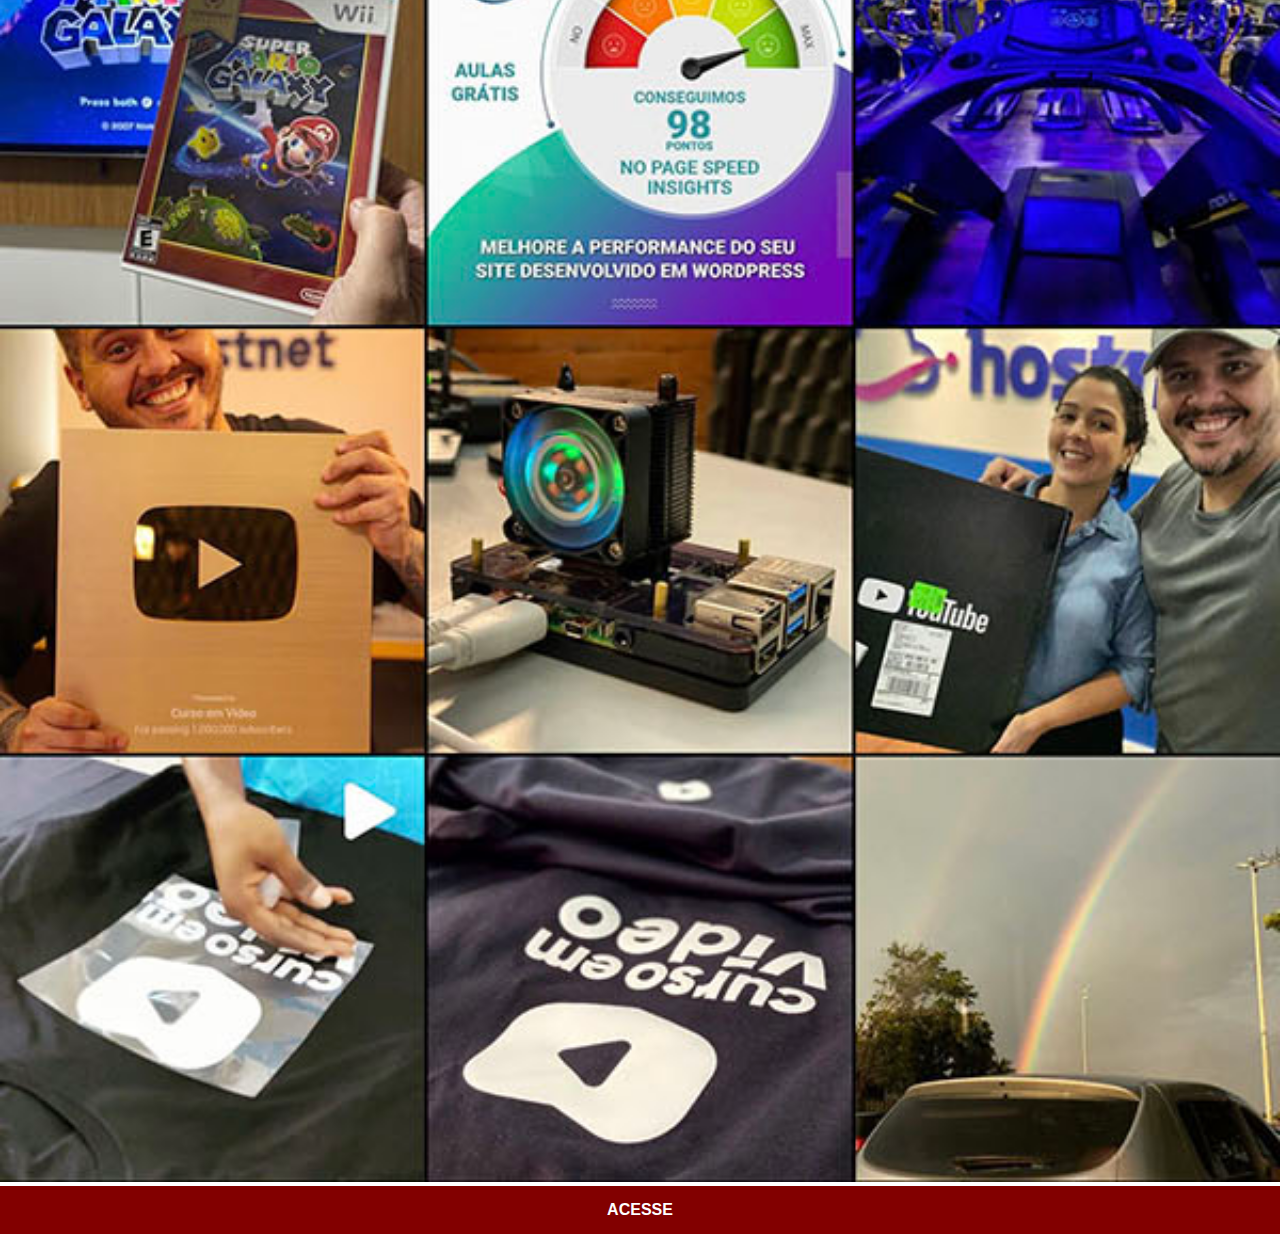
<file: instagram.html>
<!DOCTYPE html>
<html lang="pt-br">
<head>
    <meta charset="UTF-8">
    <meta name="viewport" content="width=device-width, initial-scale=1.0">
    <title>Instagram</title>
    <link rel="stylesheet" href="estilos/social.css">
</head>
<body>
    <img src="imagens/tela-instagram.jpg" alt="Instagram">
    <a href="https://www.instagram.com/gustavoguanabara/" target="_blank">ACESSE</a>
</body>
</html>
</file>
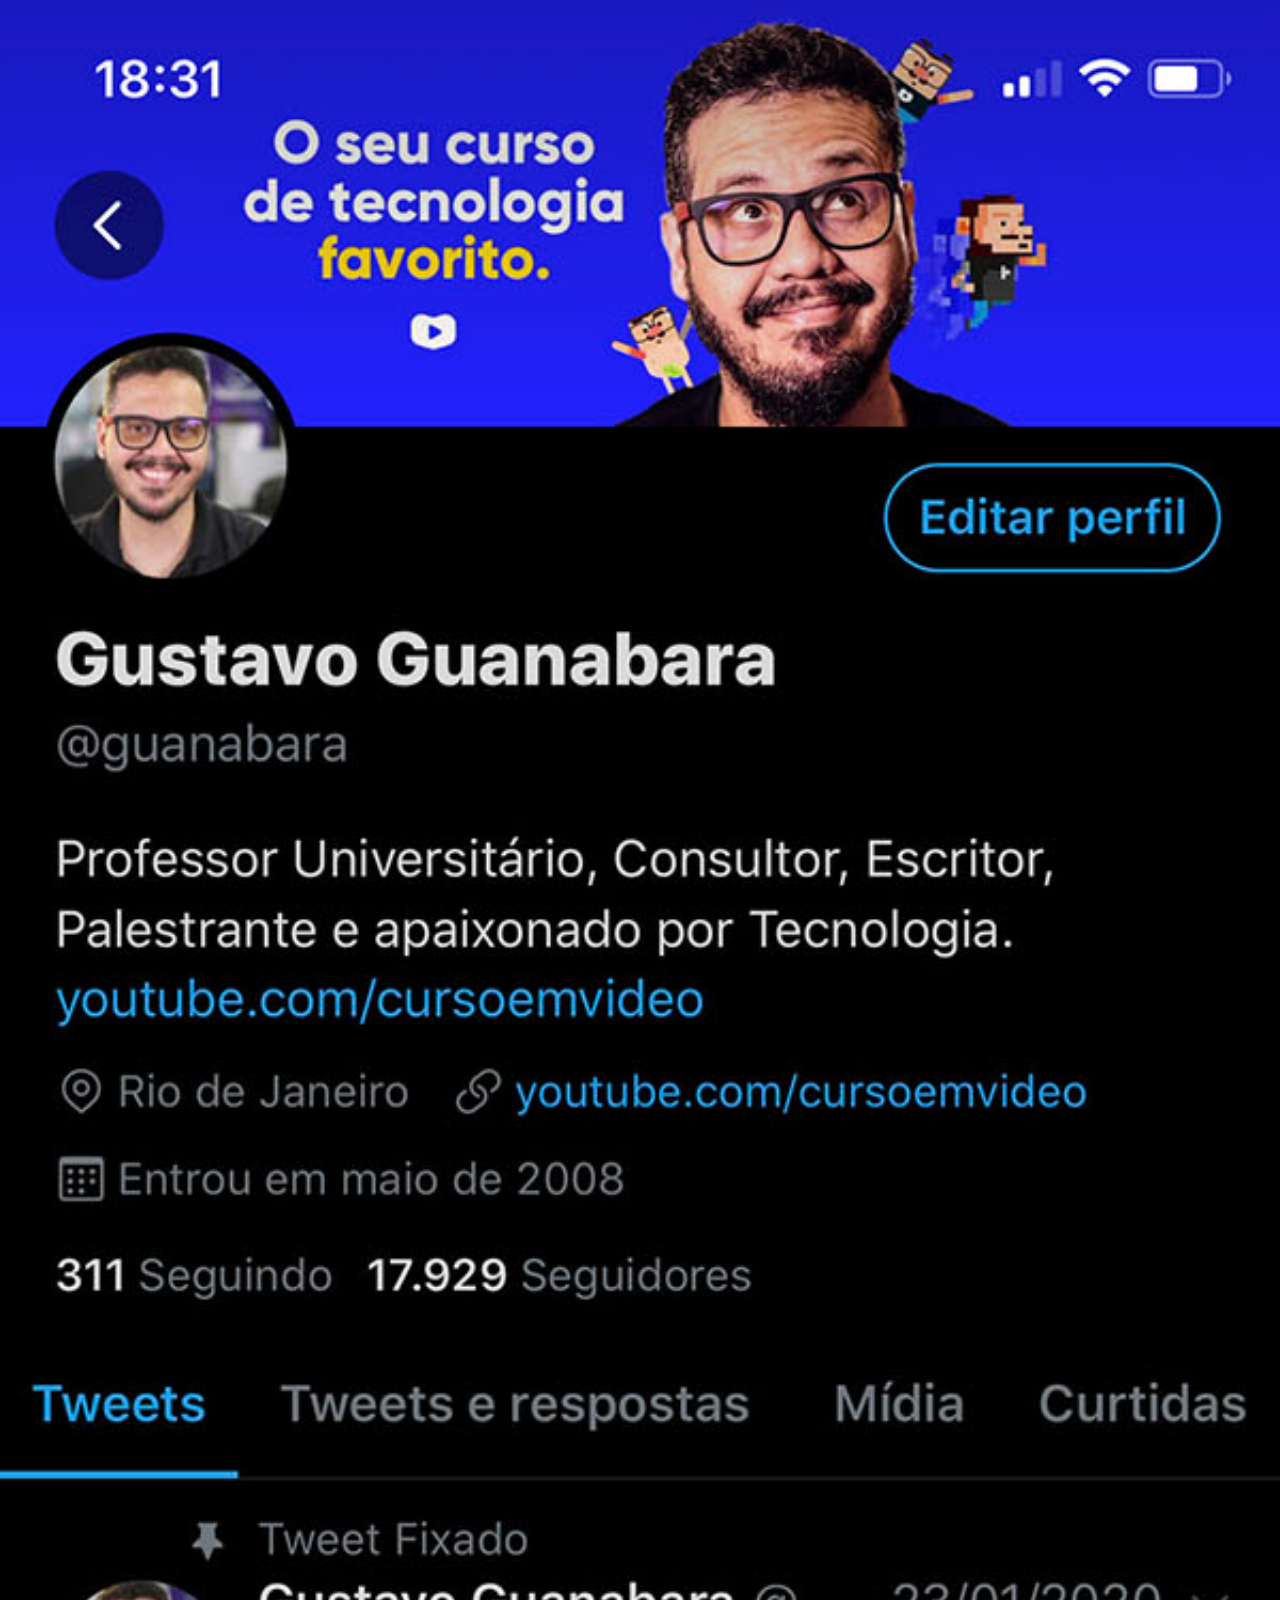
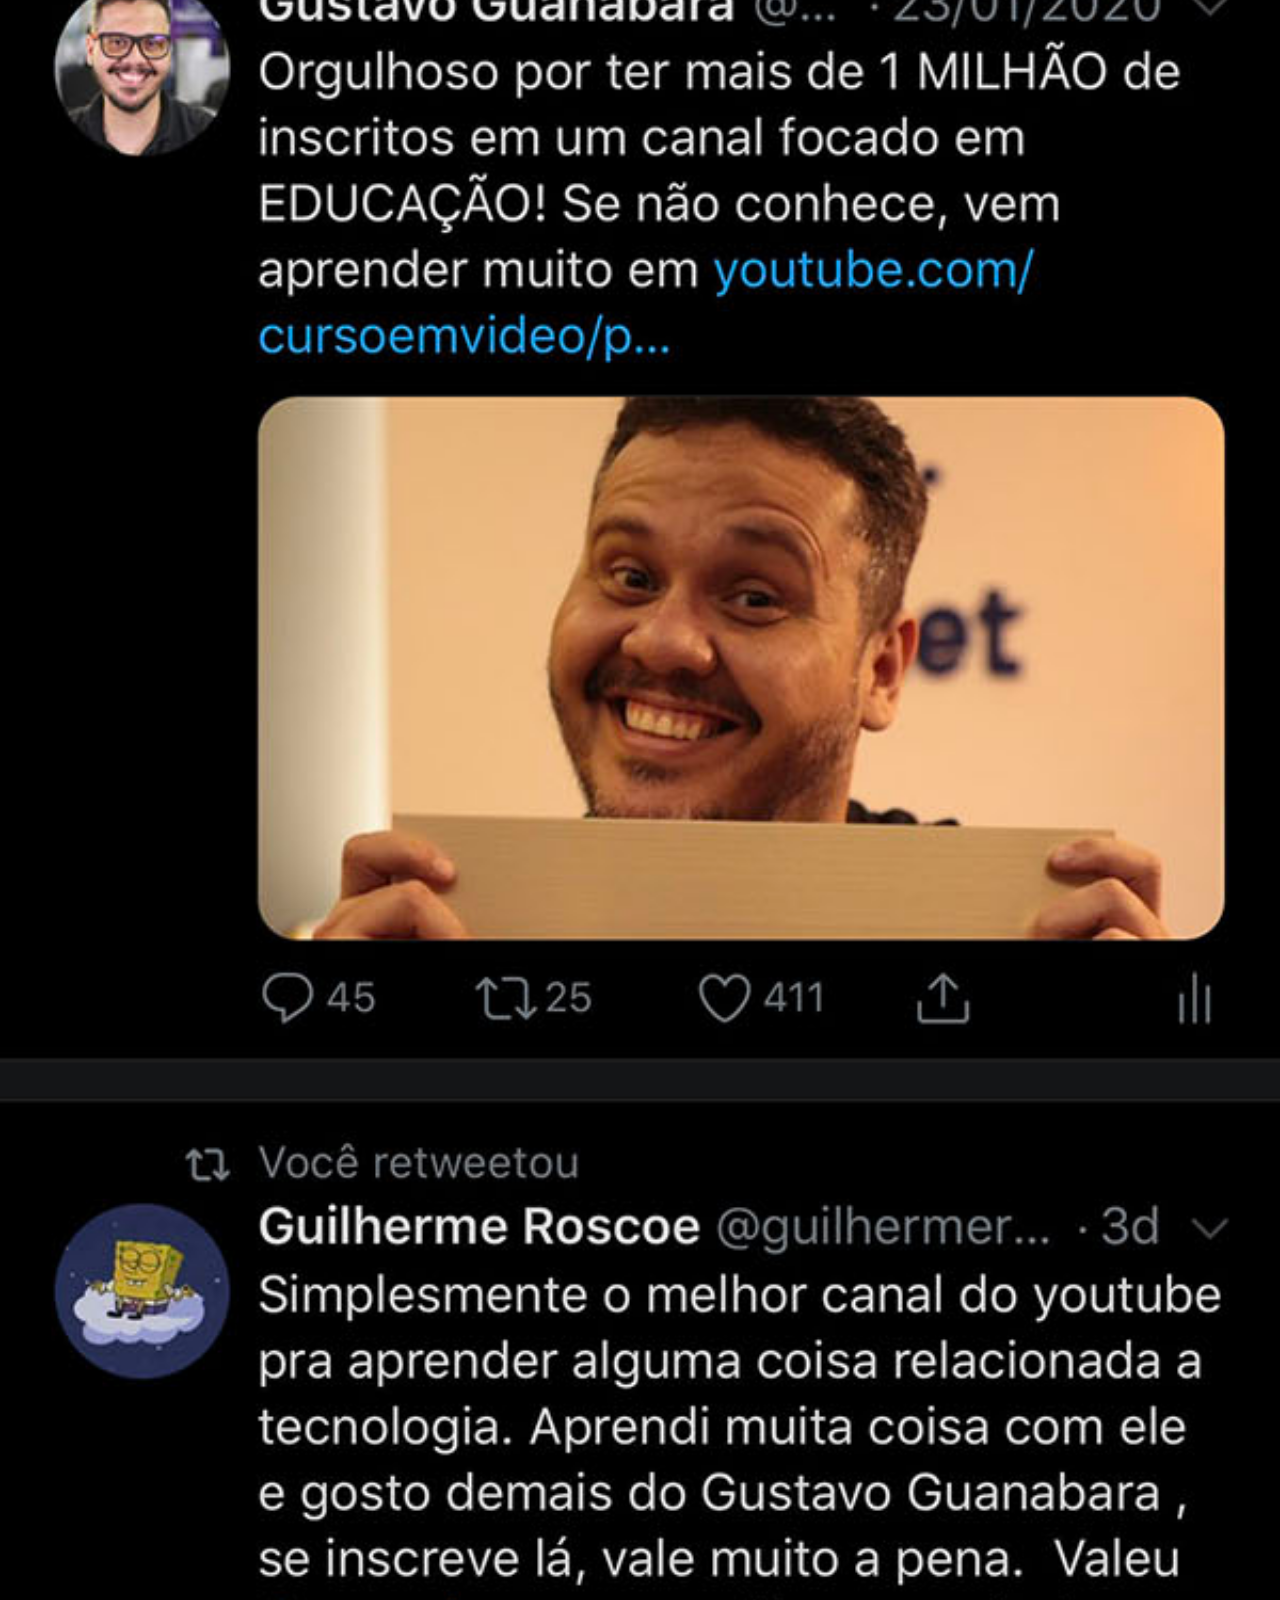
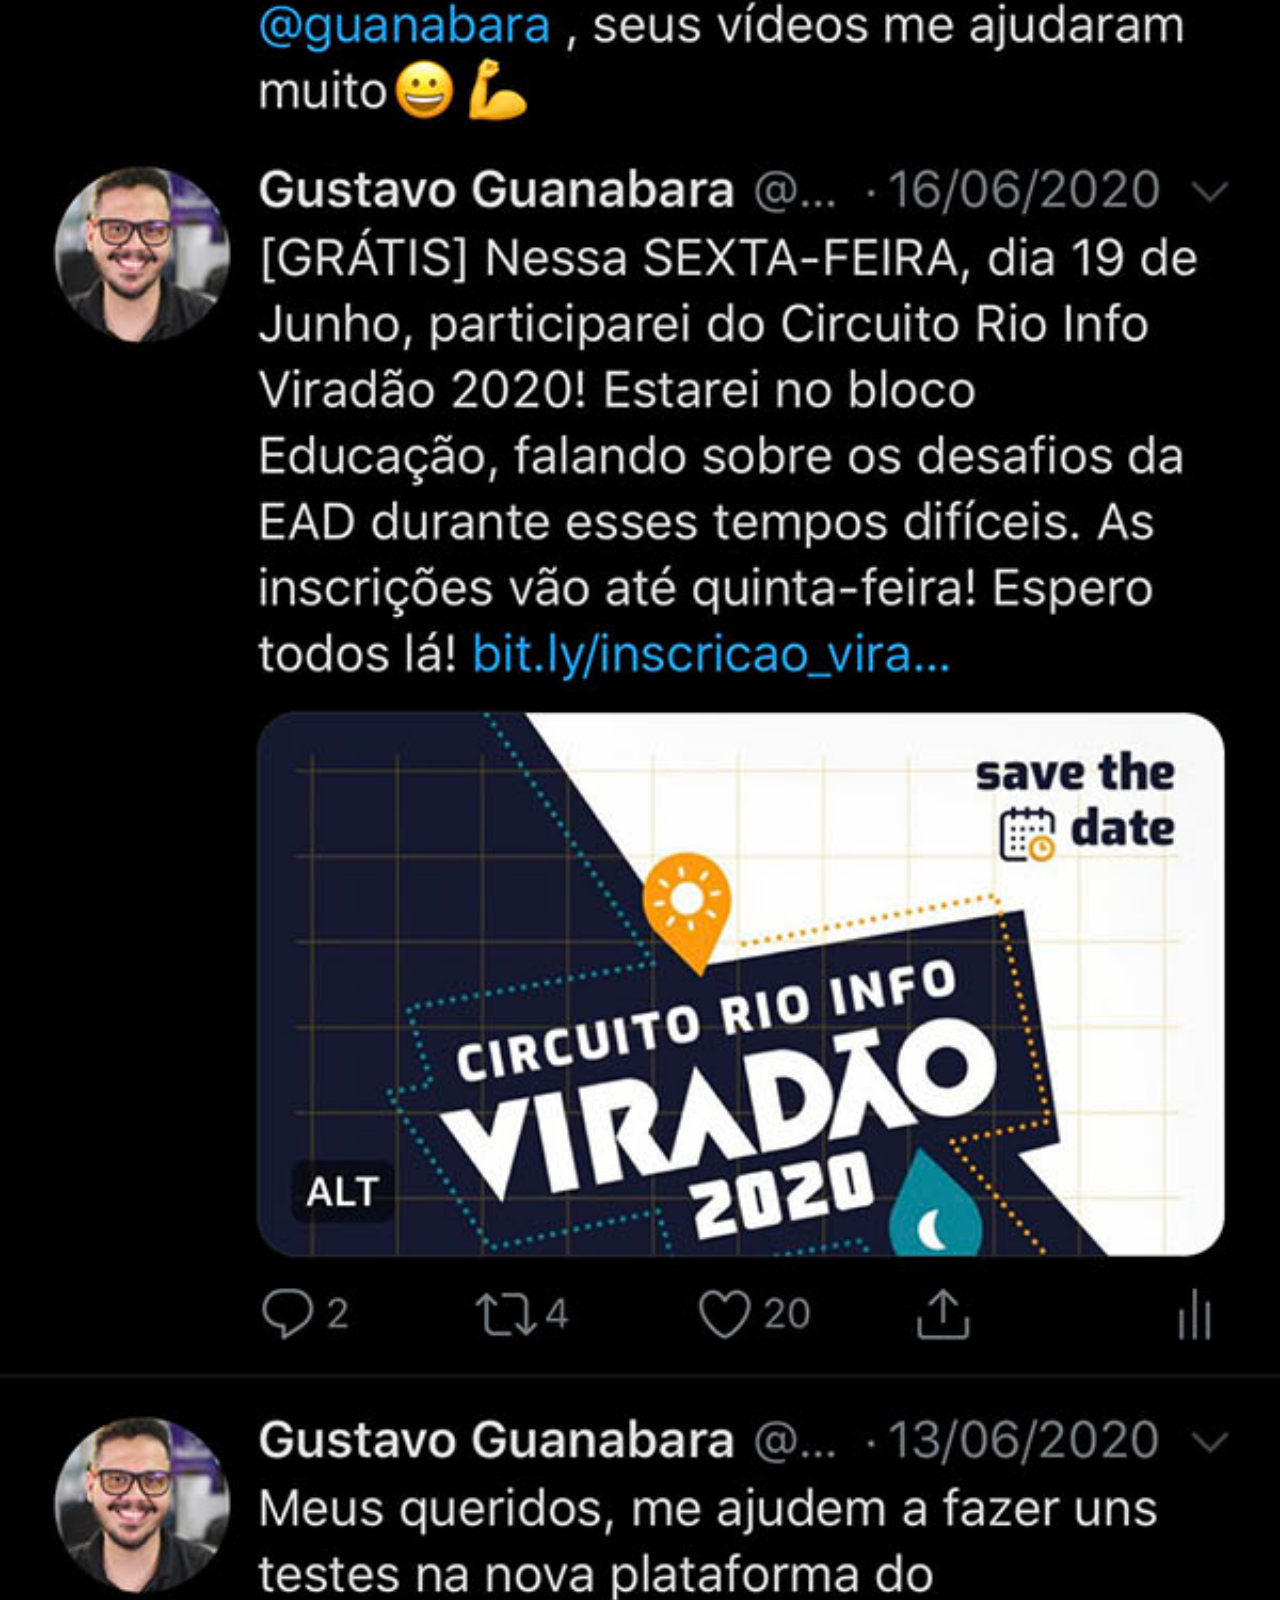
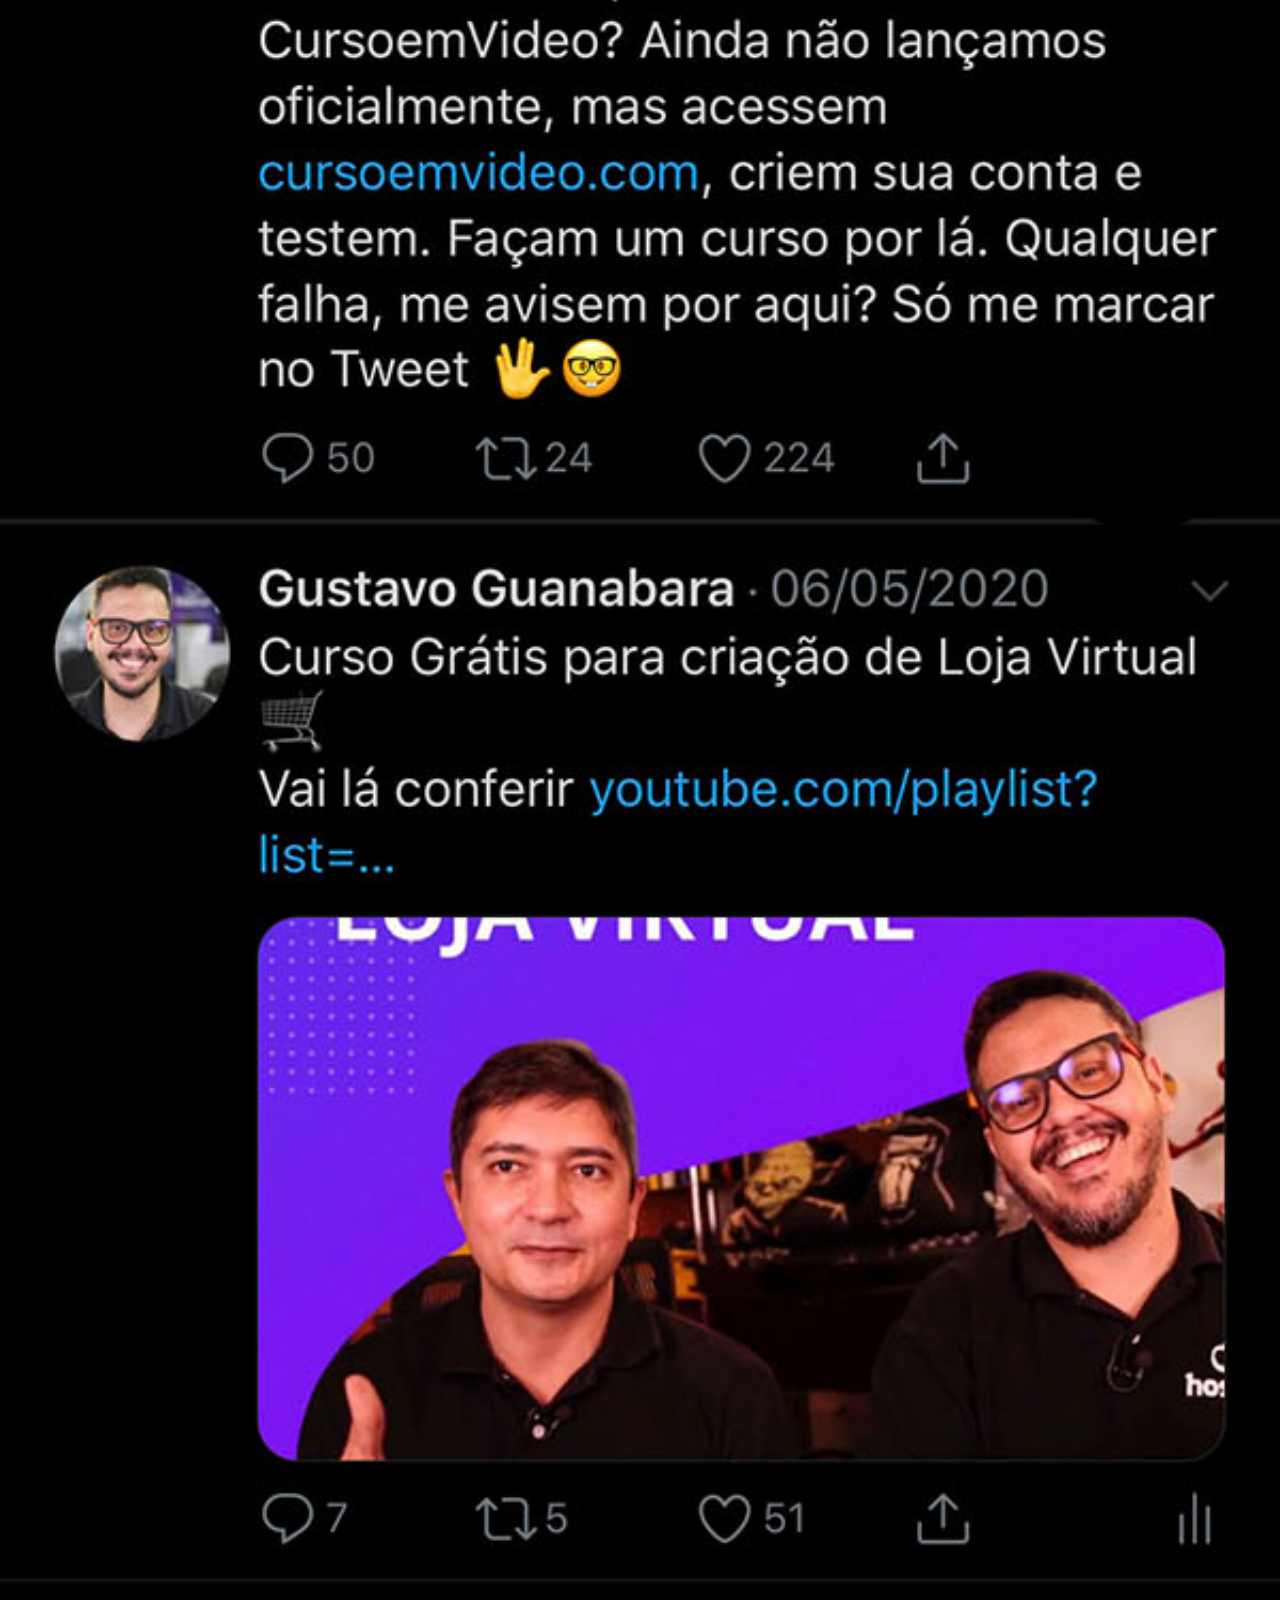
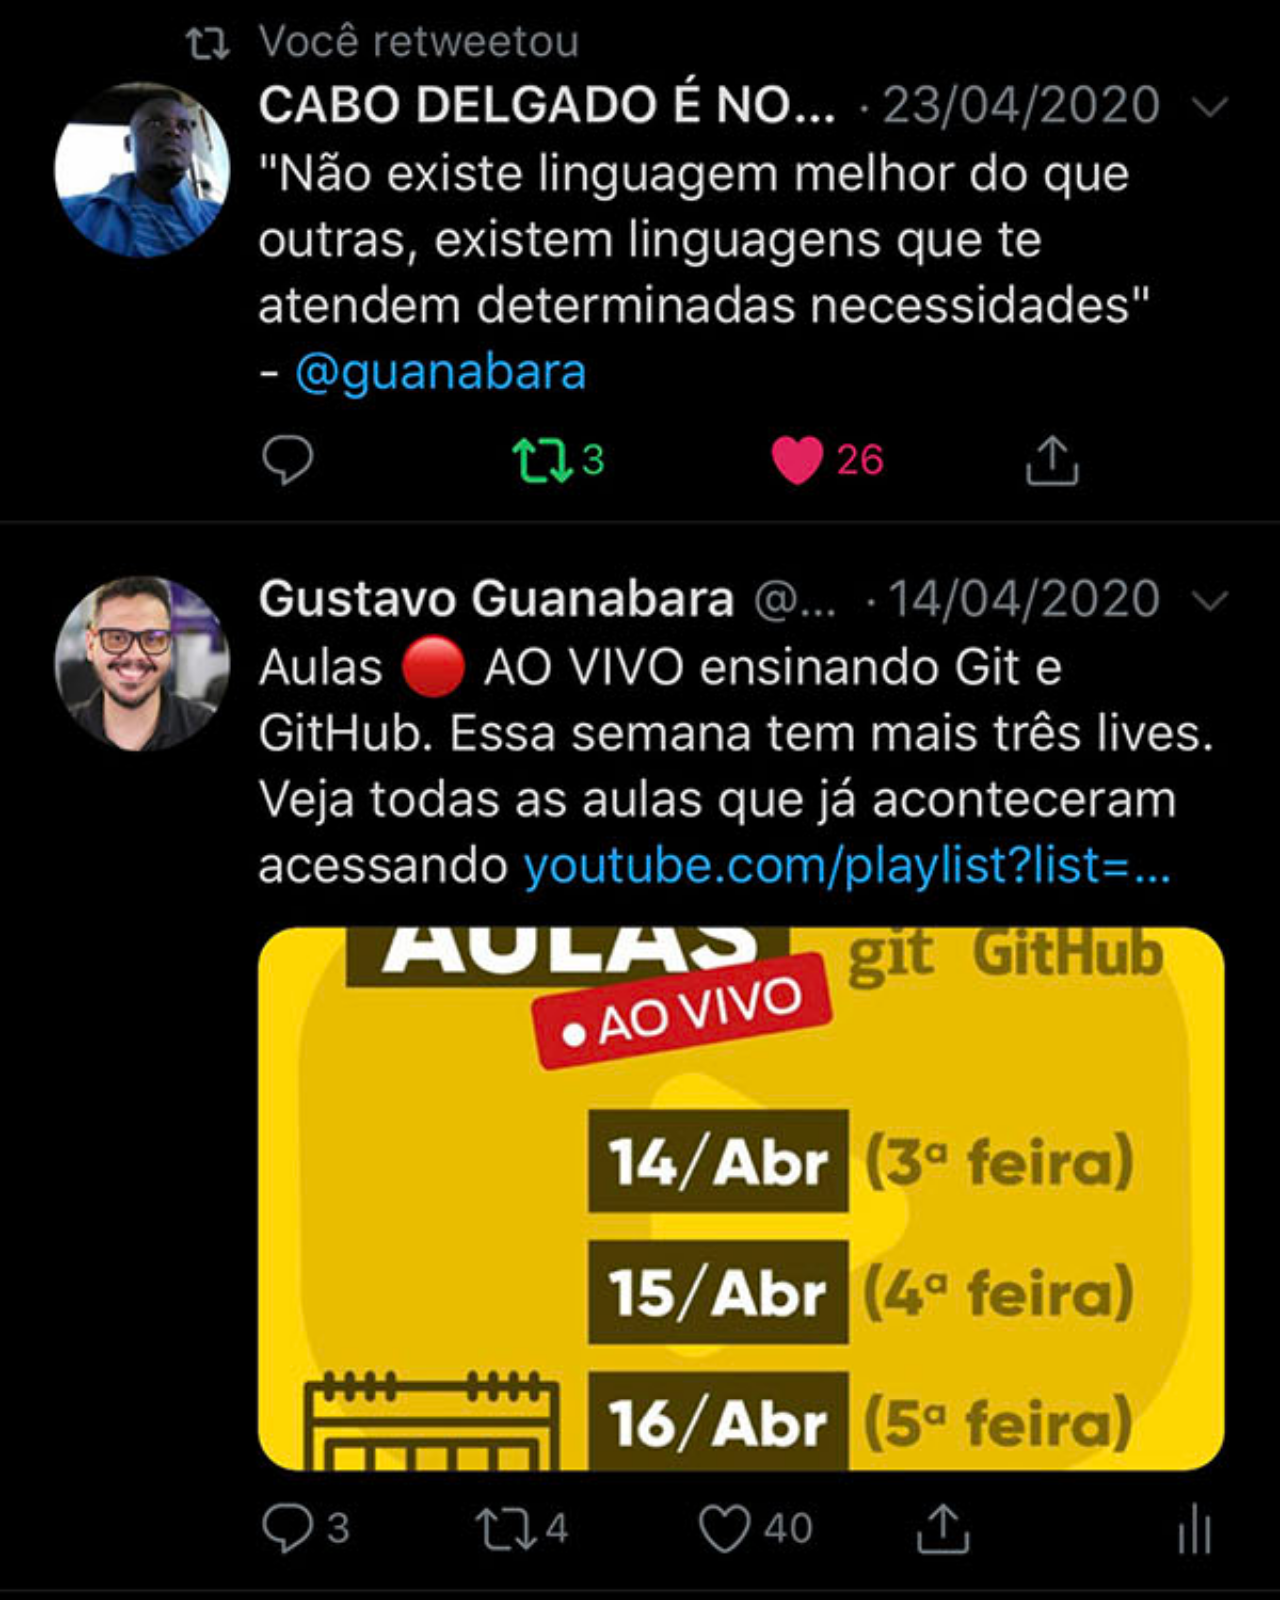
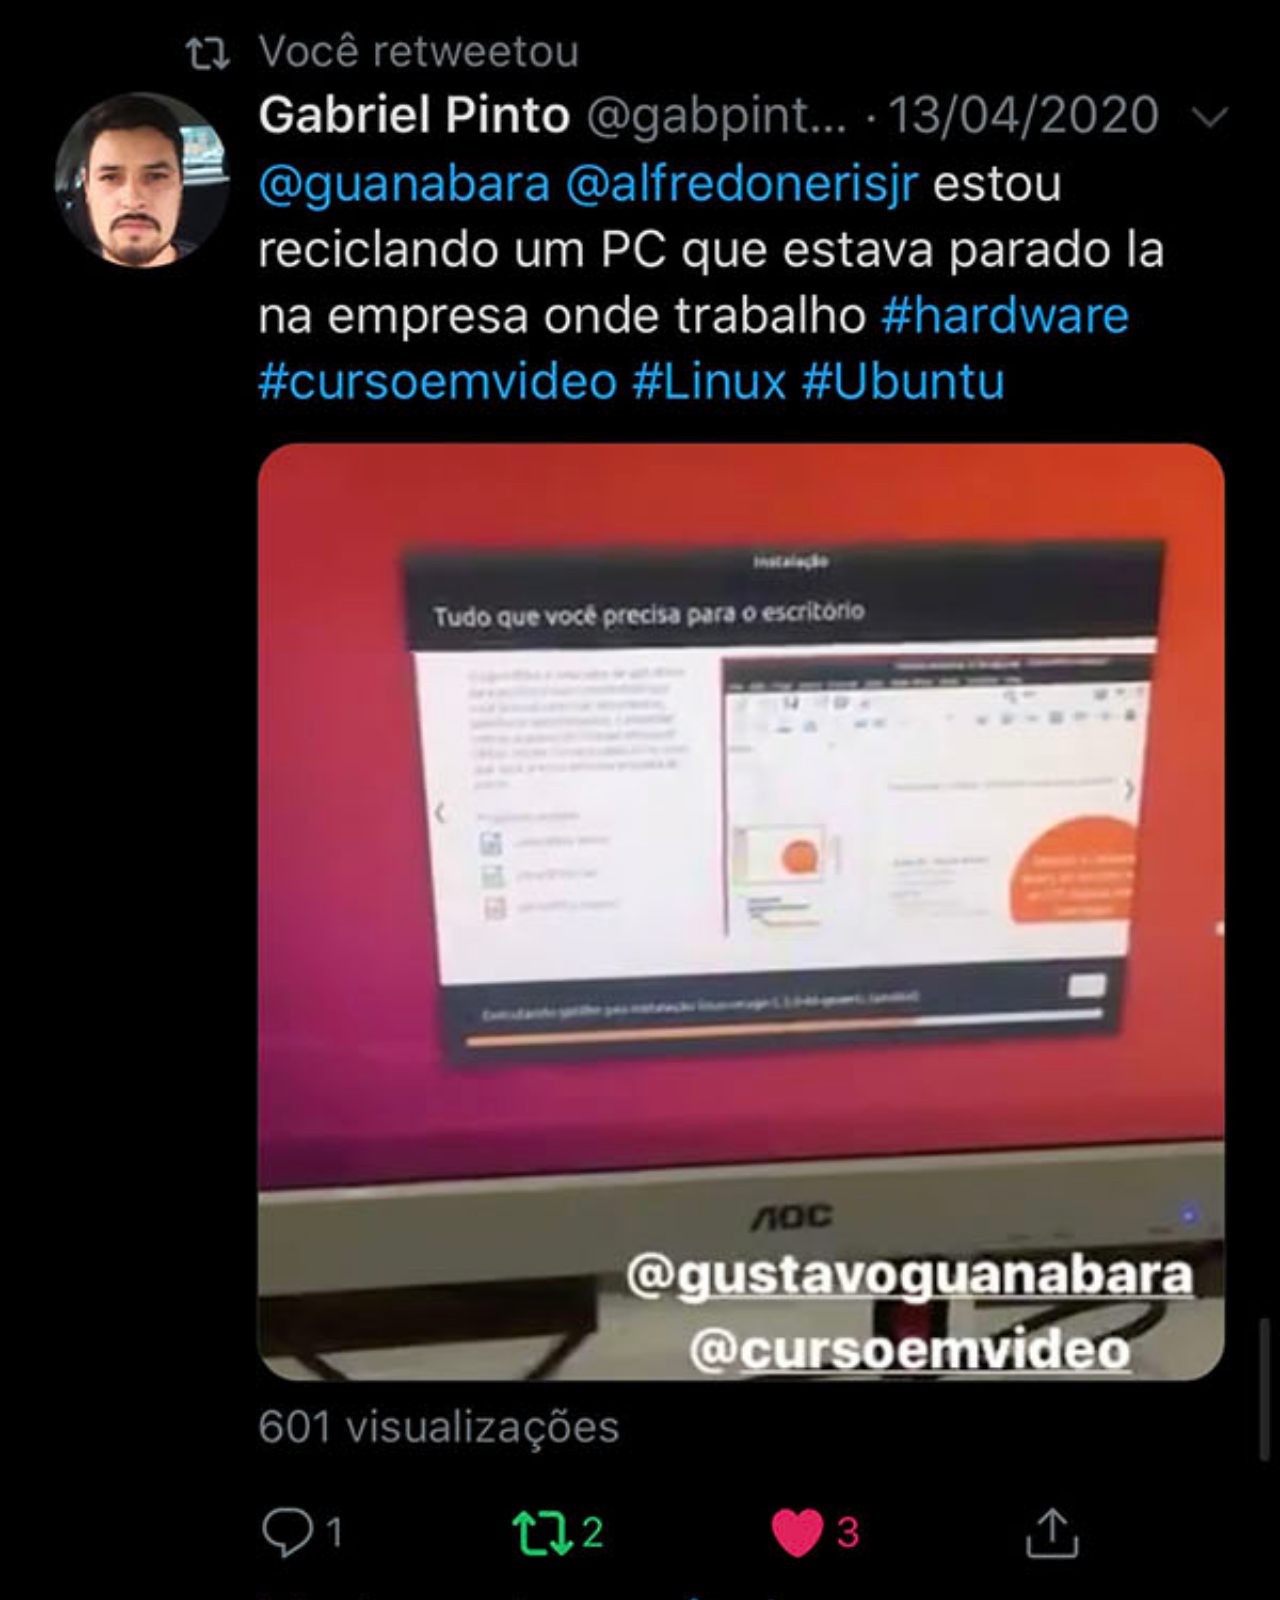
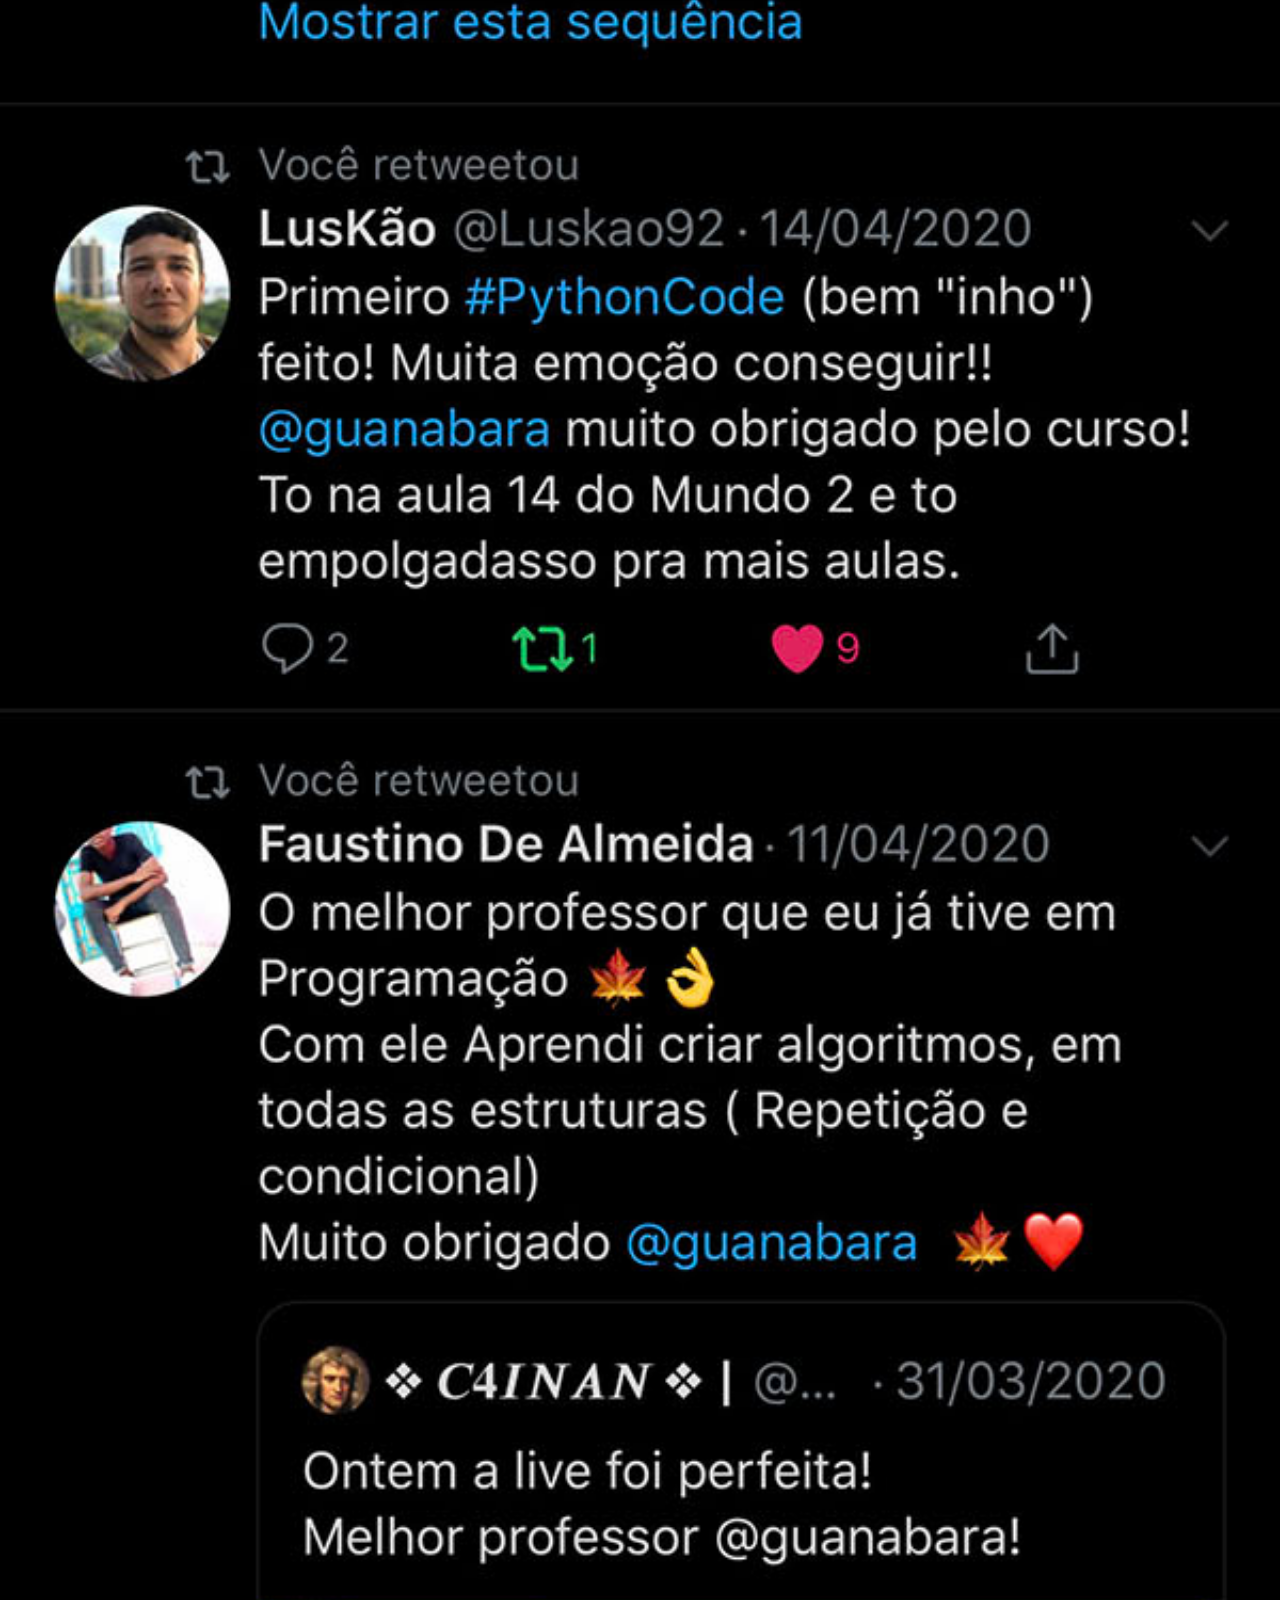
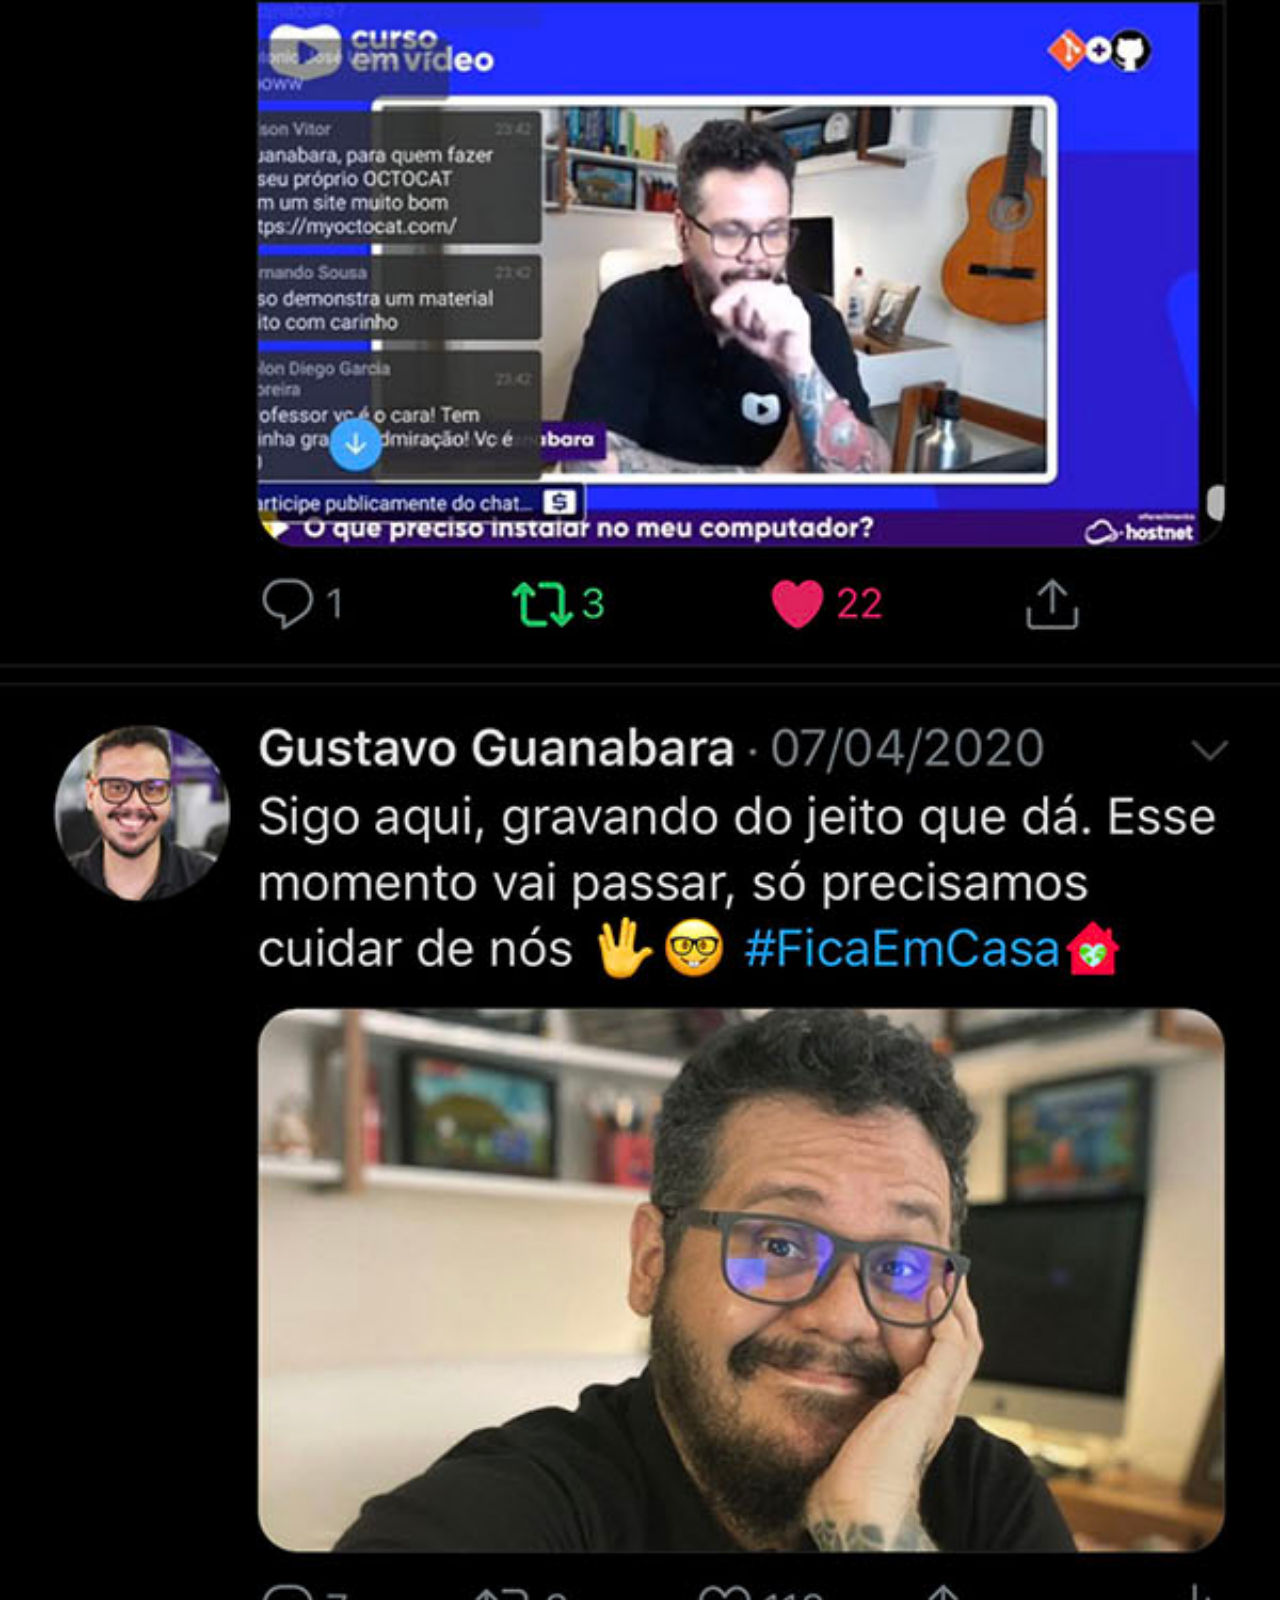
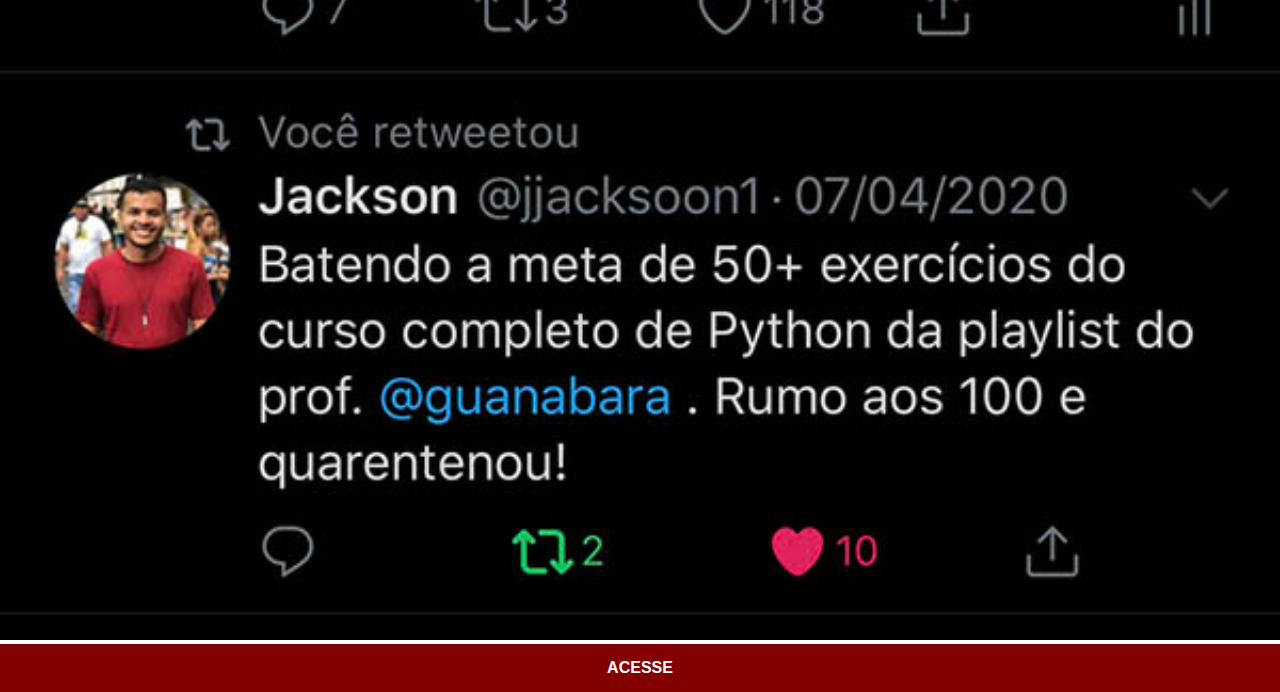
<file: twitter.html>
<!DOCTYPE html>
<html lang="pt-br">
<head>
    <meta charset="UTF-8">
    <meta name="viewport" content="width=device-width, initial-scale=1.0">
    <title>Twitter</title>
    <link rel="stylesheet" href="estilos/social.css">
</head>
<body>
    <img src="imagens/tela-twitter.jpg" alt="Twitter">
    <a href="https://twitter.com/guanabara" target="_blank">ACESSE</a>
</body>
</html>
</file>
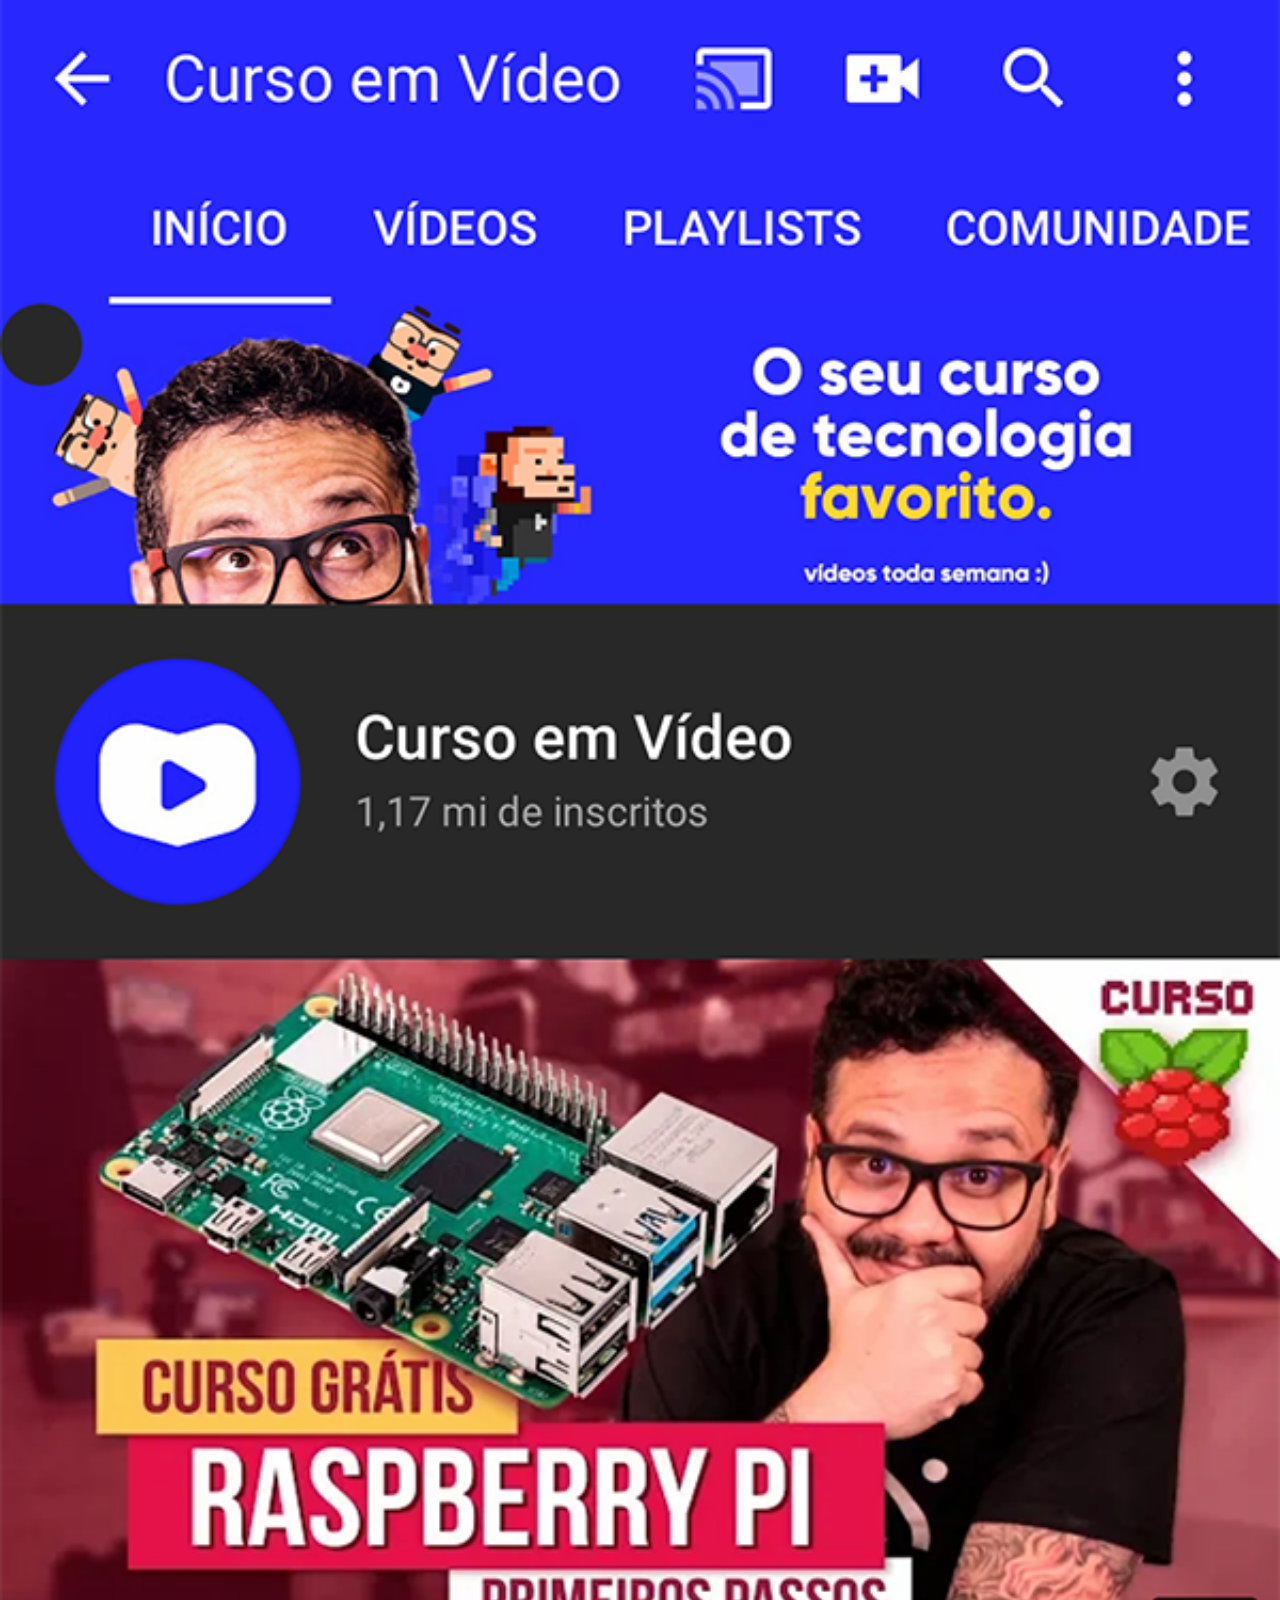
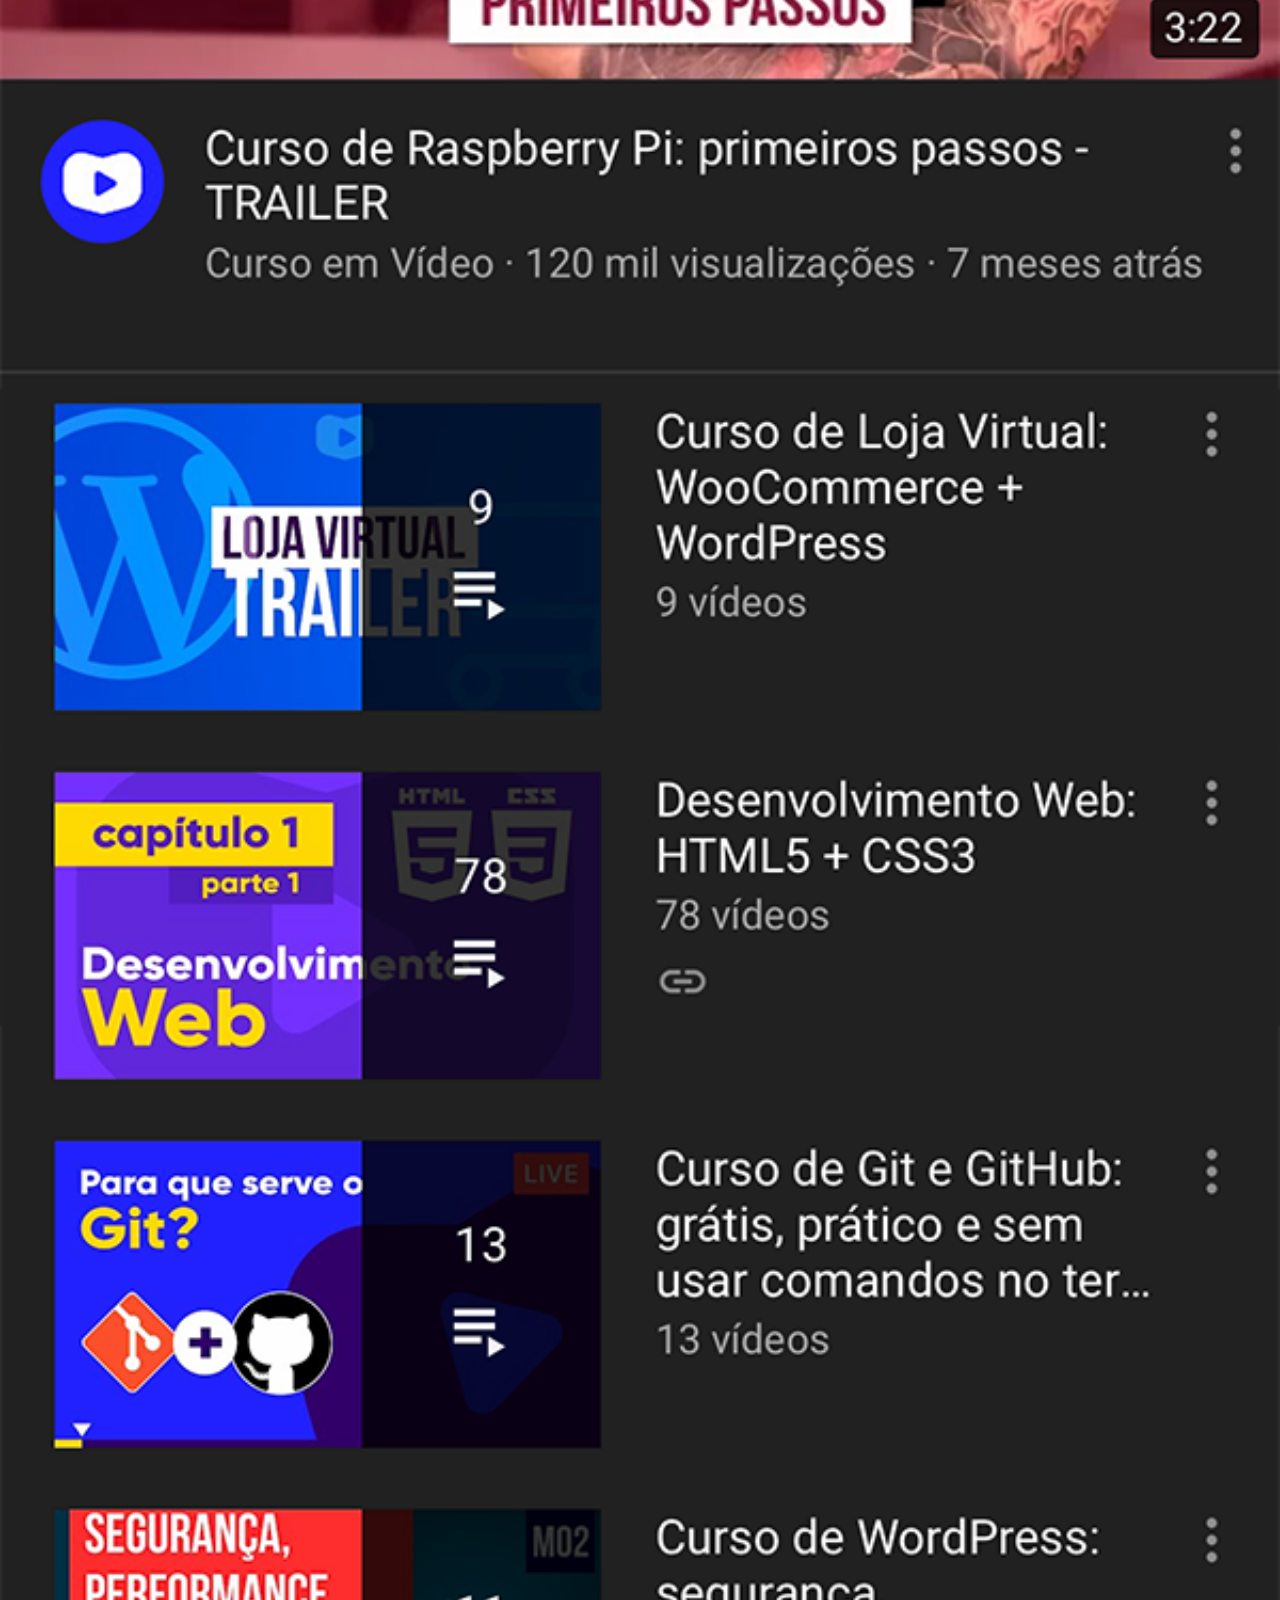
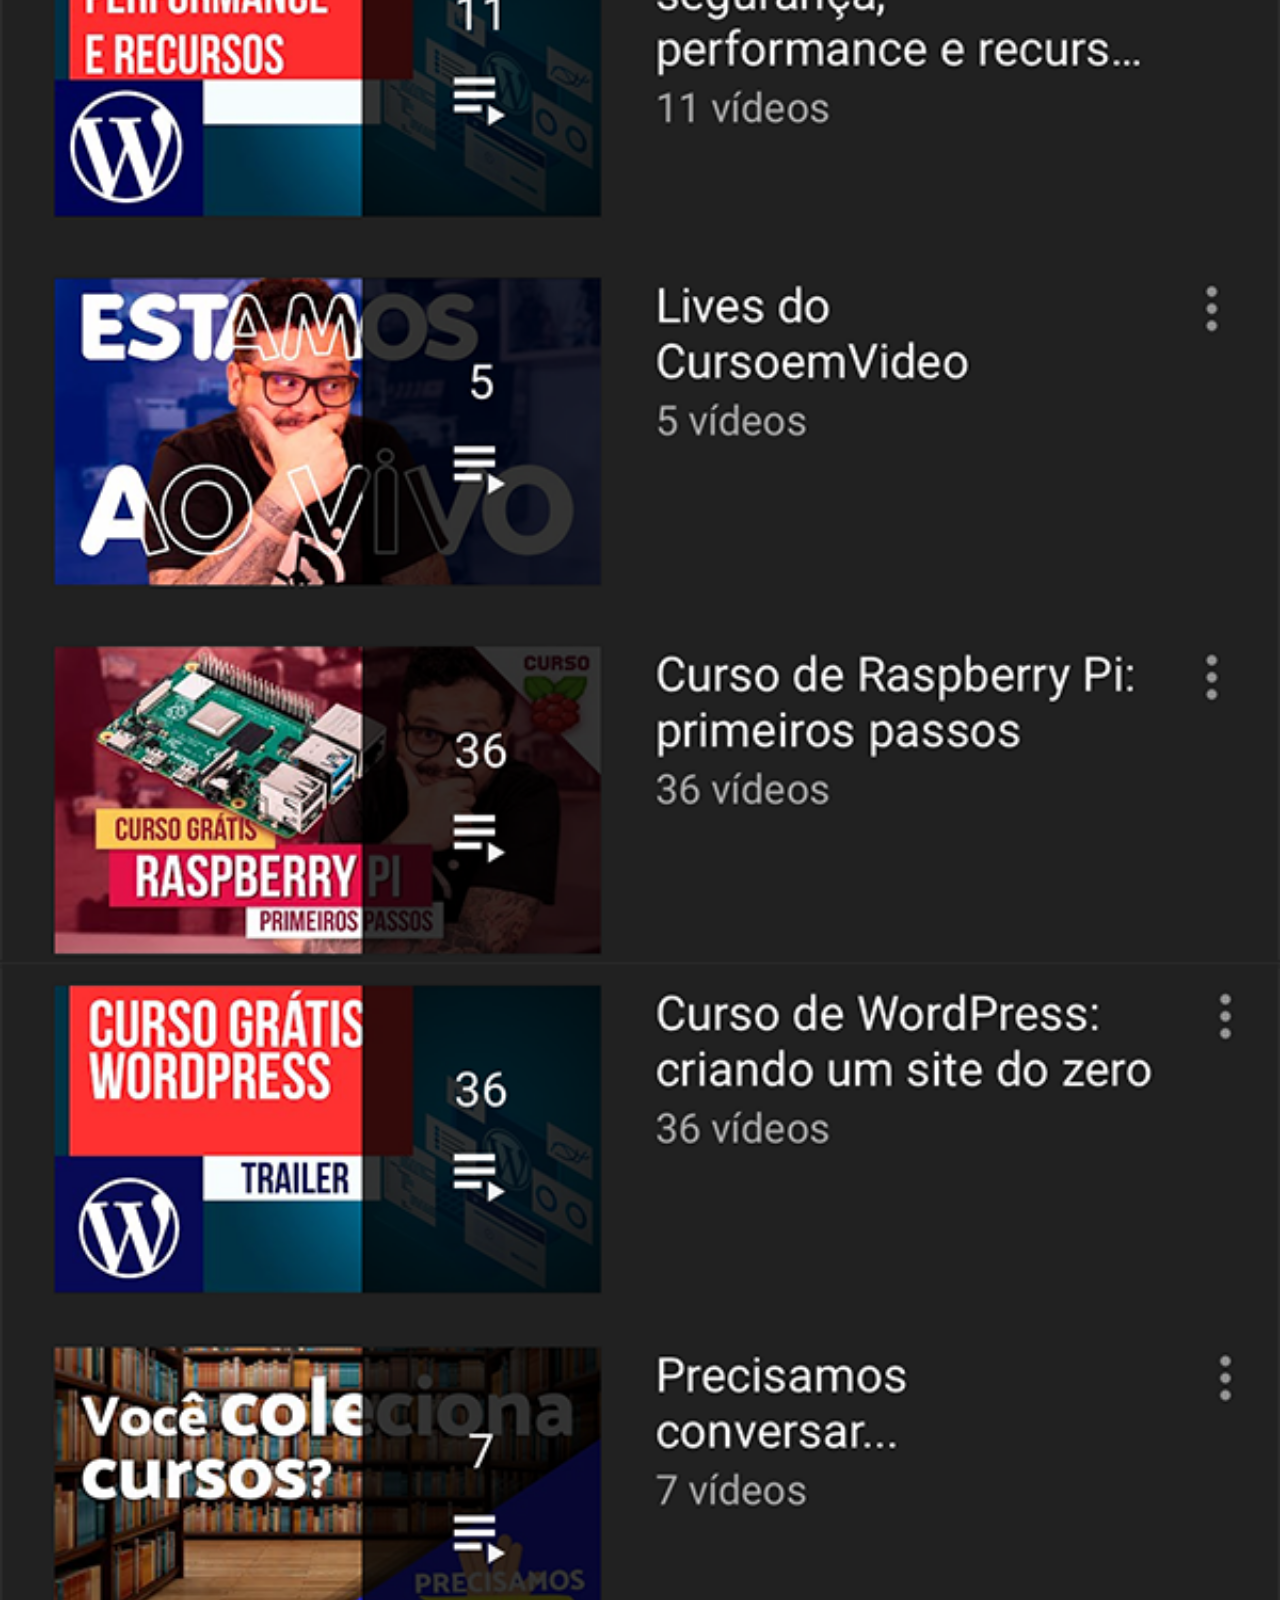
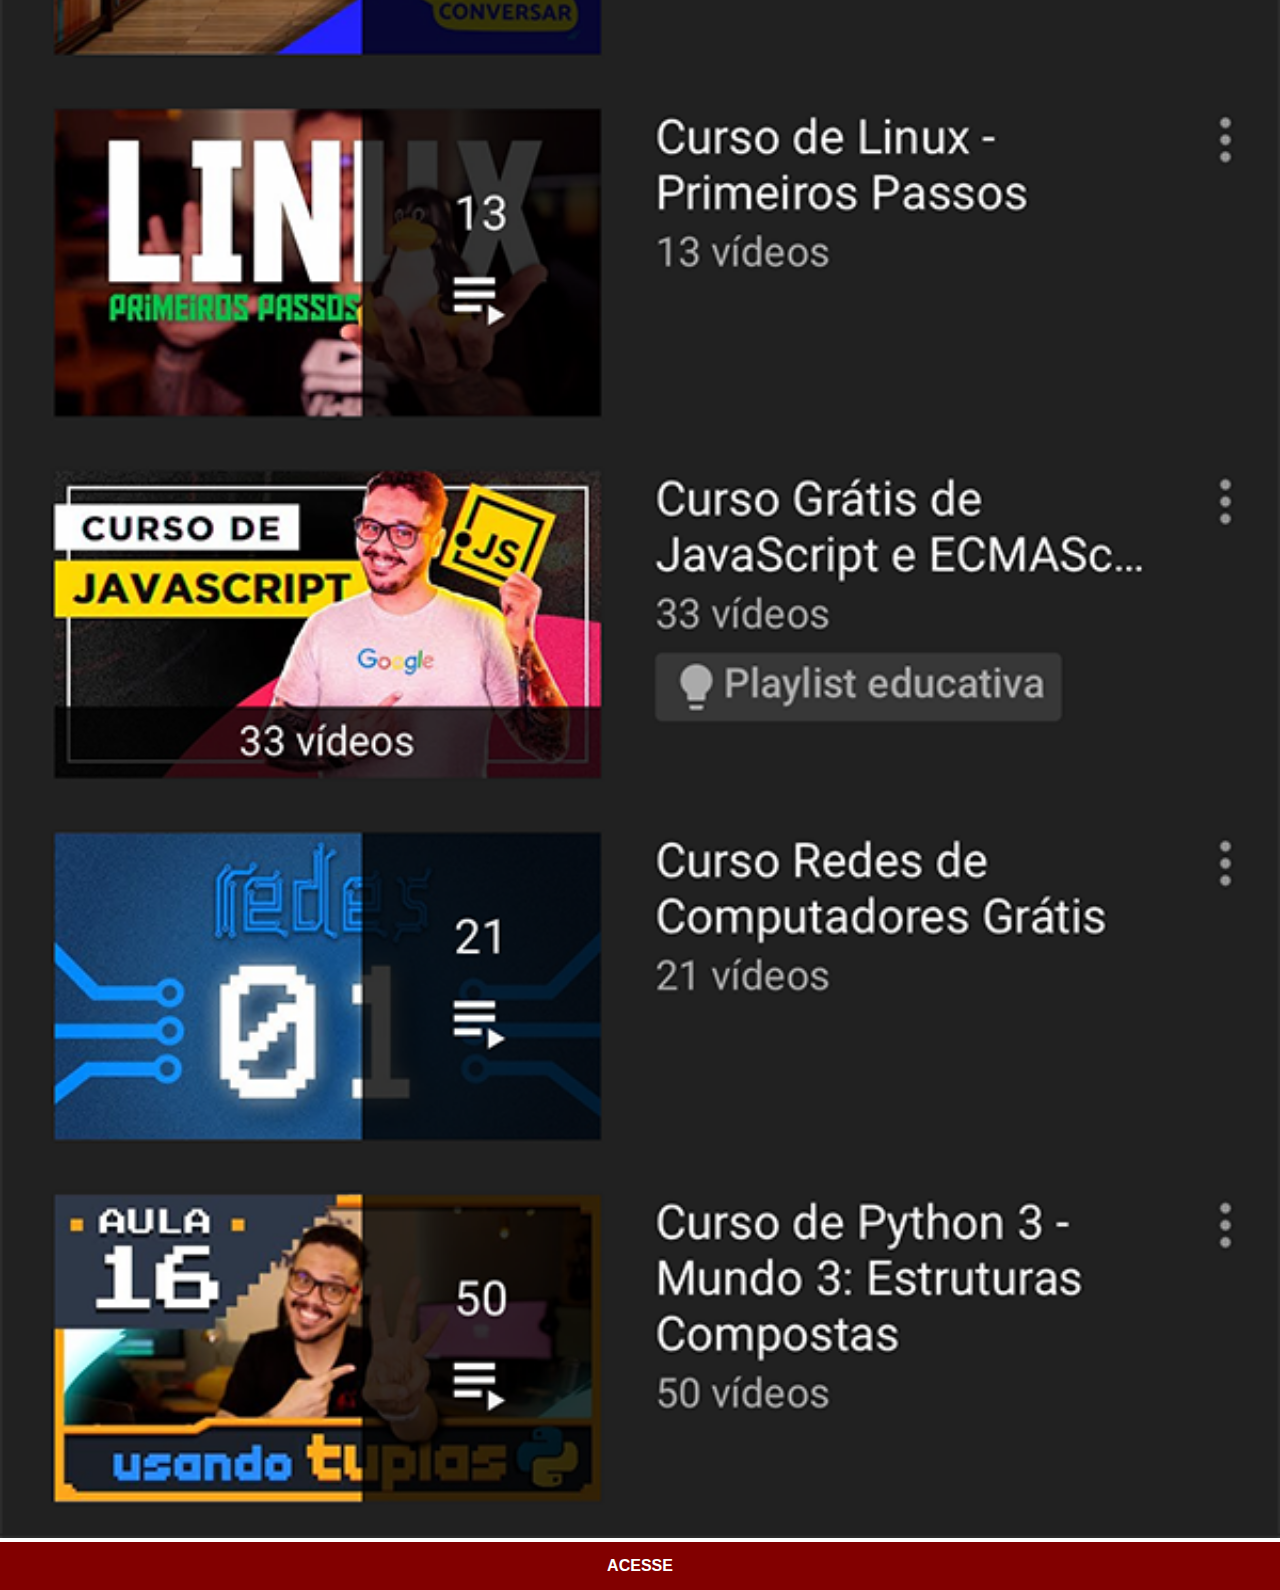
<file: youtube.html>
<!DOCTYPE html>
<html lang="pt-br">
<head>
    <meta charset="UTF-8">
    <meta name="viewport" content="width=device-width, initial-scale=1.0">
    <title>YouTube</title>
    <link rel="stylesheet" href="estilos/social.css">
</head>
<body>
    <img src="imagens/tela-youtube.png" alt="YouTube">
    <a href="https://www.youtube.com/@CursoemVideo/playlists" target="_blank">ACESSE</a>
</body>
</html>
</file>
<file: estilos/style.css>
@charset "UTF-8";

*{
    margin: 0px;
    padding: 0px;
    font-family: Arial, Helvetica, sans-serif;
}

html, body{
    background-color: black;
    height: 100vh;
    width: 100vw;
}

body{
    background: url(../imagens/fundo-madeira.jpg) top center no-repeat fixed;
    background-size: cover;
}

main{
    position: relative;
    height: 100vh;
}

.telefone{
    position: absolute;
    top: 50%;
    left: 50%;
    transform: translate(-50%, -50%);
    background: url(../imagens/frame-iphone.png) no-repeat;
    height: 627px;
    width: 311px;
}

.tela{
    position: relative;
    top: 80px;
    left: 22px;
    height: 471px;
    width: 267px;
}

.redes-sociais{
    text-align: right;
}

.redes-sociais img{
    width: 50px;
    margin: 10px;
    border-radius: 50%;
    box-shadow: 2px 2px 5px rgba(0, 0, 0, 0.4);
    box-sizing: border-box;
}

.redes-sociais img:hover{
    border: 2px solid rgba(255, 255, 255, 0.6);
    transform: translate(-3px, -3px);
    box-shadow: 5px 5px 10px rgba(0, 0, 0, 0.6);
    transition: transform 0.5s;
}
</file>
<file: estilos/social.css>
@charset "UTF-8";

*{
    margin: 0px;
    padding: 0px;
    font-family: Arial, Helvetica, sans-serif;
}

::-webkit-scrollbar{
    width: 0px;
    height: 0px;
}

img{
    width: 100vw;
}

a{
    display: block;
    background-color: rgb(130, 0, 0);
    color: white;
    font-weight: bold;
    text-align: center;
    text-decoration: none;
    padding: 15px;
}

a:hover{
    background-color: red;
    transition: 0.5s;
}
</file>
